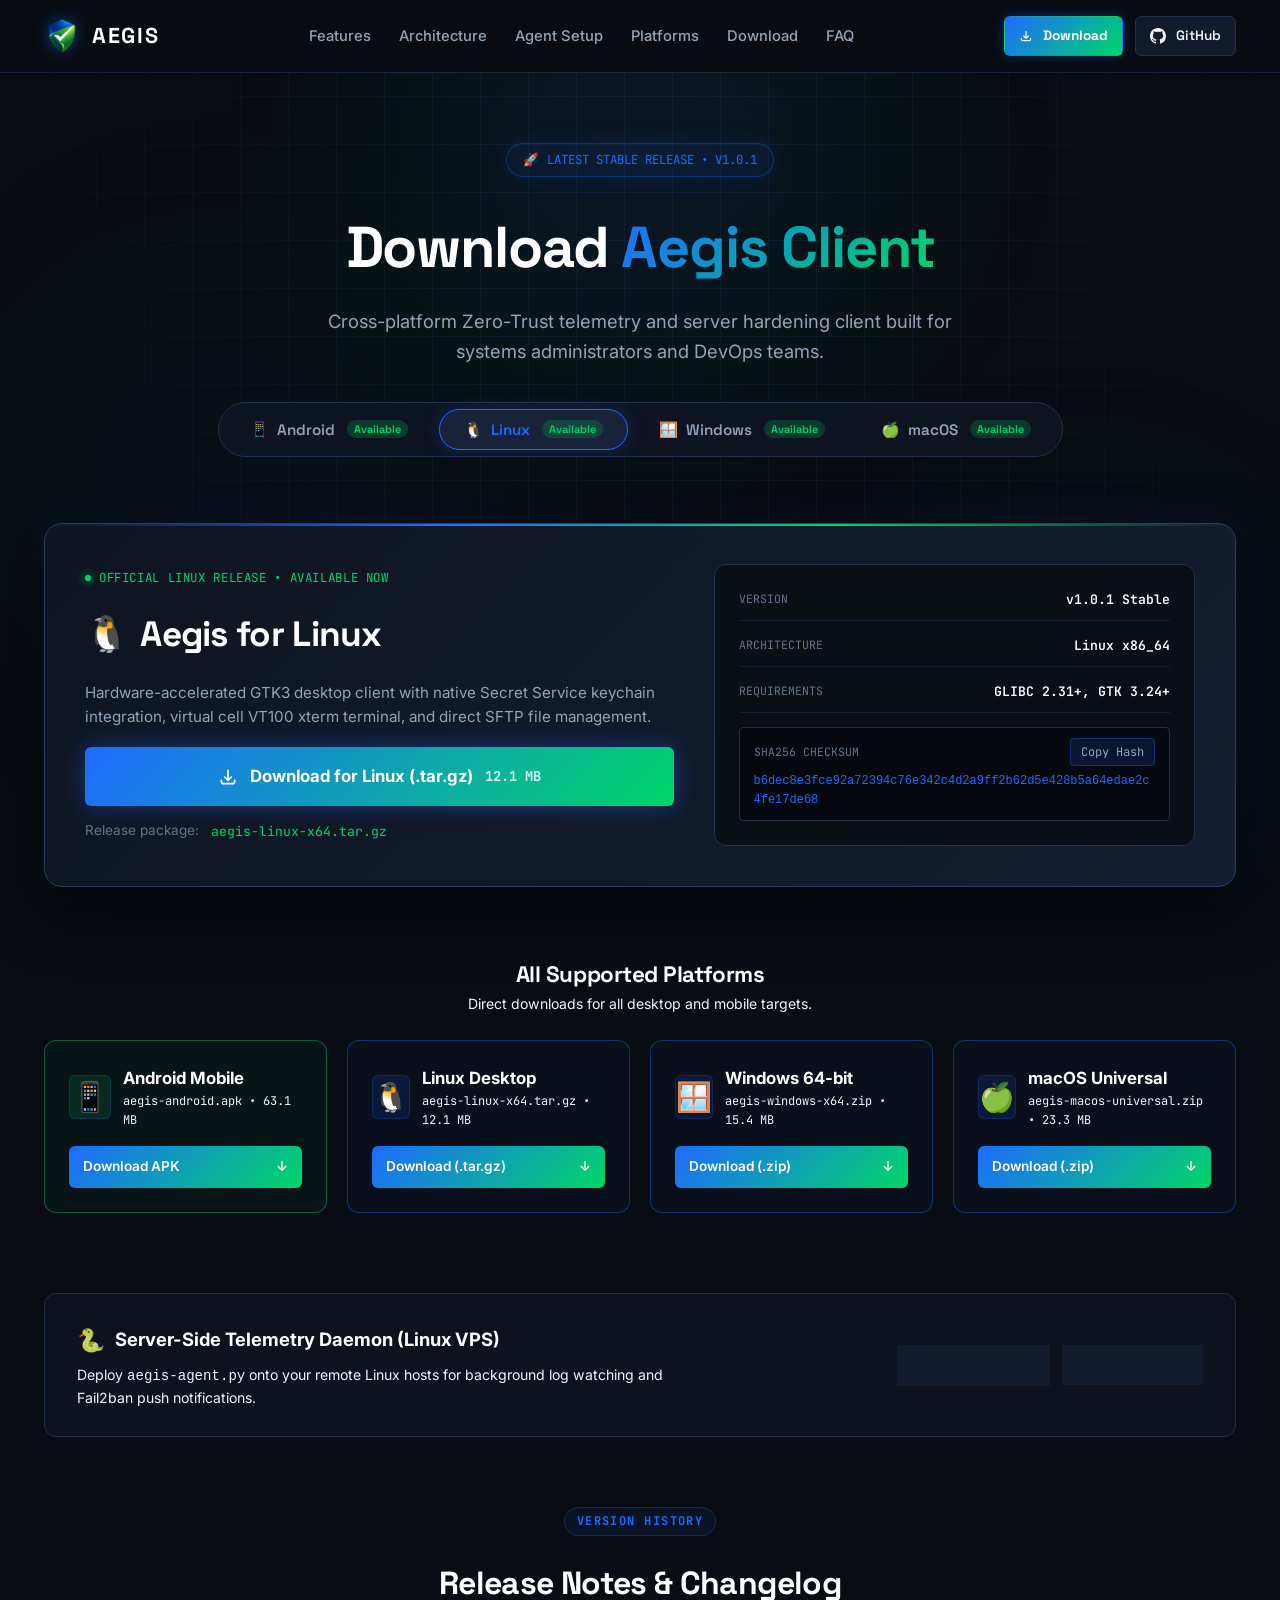
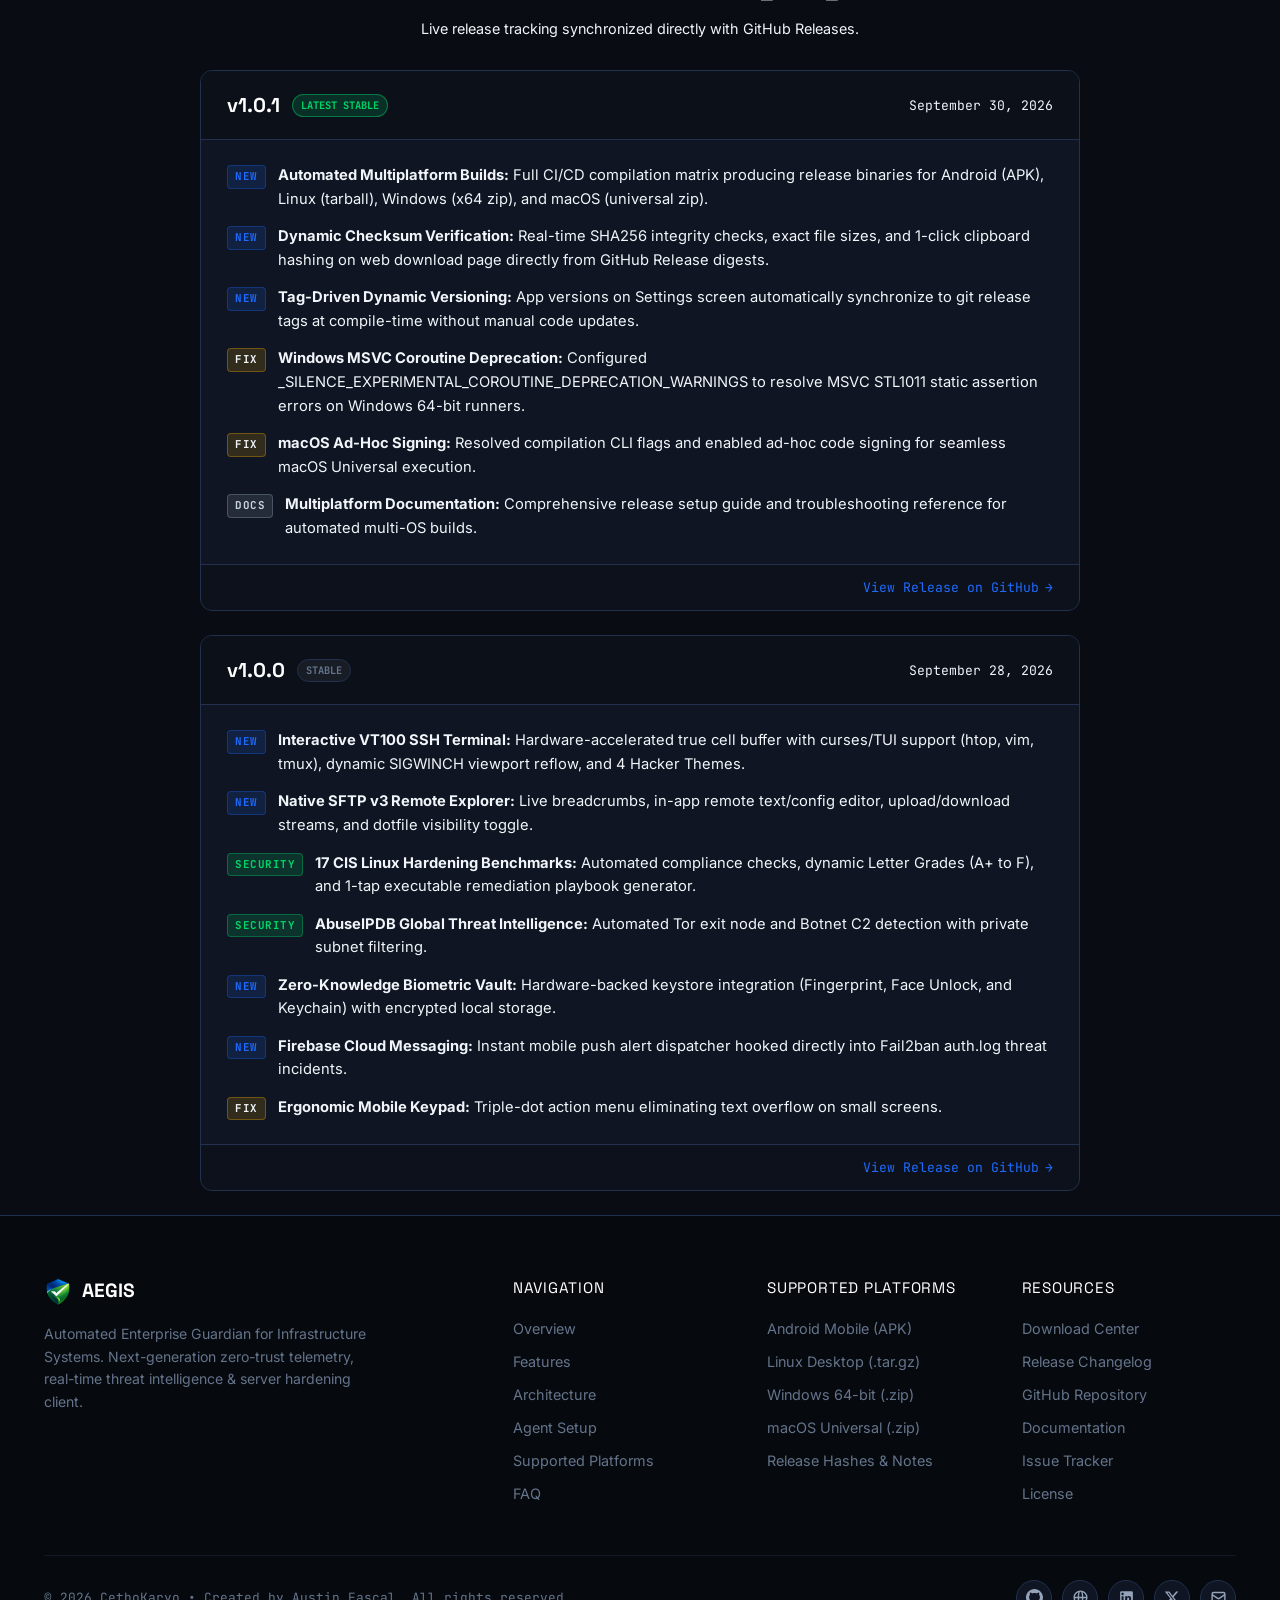
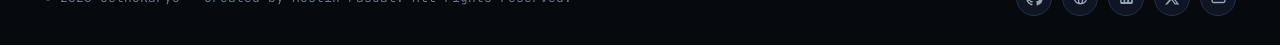
<file: docs/download/index.html>
<!DOCTYPE html>
<html lang="en">
<head>
  <meta charset="UTF-8">
  <meta name="viewport" content="width=device-width, initial-scale=1.0">
  <meta http-equiv="X-UA-Compatible" content="ie=edge">

  <!-- Primary Meta Tags -->
  <title>Download Aegis — Next-Gen Zero-Trust Telemetry Client</title>
  <meta name="title" content="Download Aegis — Next-Gen Zero-Trust Telemetry Client">
  <meta name="description" content="Download the Aegis client for Linux, Windows, Android, and macOS. Experience hardware-accelerated SSH terminal, SFTP explorer, and real-time server telemetry.">
  <meta name="keywords" content="Download Aegis, Flutter Desktop, Linux SSH Client, Windows SSH, Android Terminal, macOS SFTP, SecOps, Zero-Trust">
  <meta name="author" content="Austin Fascal">
  <meta name="theme-color" content="#090C12">

  <!-- Open Graph / Facebook -->
  <meta property="og:type" content="website">
  <meta property="og:url" content="https://austinfascal.github.io/aegis-project/download/">
  <meta property="og:title" content="Download Aegis — Zero-Trust Telemetry & Server Hardening Client">
  <meta property="og:description" content="Download installers and binaries for Linux, Windows, Android, and macOS. Full release notes and changelogs.">
  <meta property="og:image" content="../assets/images/aegis_hero_preview.jpg">

  <!-- Twitter Card -->
  <meta property="twitter:card" content="summary_large_image">
  <meta property="twitter:url" content="https://austinfascal.github.io/aegis-project/download/">
  <meta property="twitter:title" content="Download Aegis — Zero-Trust Telemetry & Server Hardening Client">
  <meta property="twitter:description" content="Download installers and binaries for Linux, Windows, Android, and macOS. Full release notes and changelogs.">
  <meta property="twitter:image" content="../assets/images/aegis_hero_preview.jpg">

  <!-- Favicon -->
  <link rel="icon" type="image/png" href="../assets/images/favicon.png">

  <!-- Google Fonts -->
  <link rel="preconnect" href="https://fonts.googleapis.com">
  <link rel="preconnect" href="https://fonts.gstatic.com" crossorigin>
  <link href="https://fonts.googleapis.com/css2?family=Inter:wght@300;400;500;600;700&family=JetBrains+Mono:wght@400;500;600;700&family=Outfit:wght@500;600;700;800&family=Space+Grotesk:wght@500;600;700&display=swap" rel="stylesheet">

  <!-- Stylesheet -->
  <link rel="stylesheet" href="../styles.css">

  <!-- Reusable Components Script -->
  <script src="../components.js" defer></script>
</head>
<body>

  <!-- Cyber Matrix Ambient Background Glow -->
  <div class="ambient-bg" aria-hidden="true">
    <div class="ambient-grid"></div>
    <div class="ambient-glow-1"></div>
    <div class="ambient-glow-2"></div>
    <div class="ambient-glow-3"></div>
  </div>

  <!-- Reusable Header Component -->
  <aegis-header base-path="../" active-page="download"></aegis-header>

  <main>
    <!-- ==========================================================================
         Download Hero Section
         ========================================================================== -->
    <section class="download-hero">
      <div class="container">
        <div class="hero-pill-badge">
          <span>🚀</span>
          <span id="hero-release-pill">LATEST STABLE RELEASE • V1.0.0</span>
        </div>

        <h1 class="download-hero-title">
          Download <span class="gradient-text-cyber">Aegis Client</span>
        </h1>

        <p class="download-hero-sub">
          Cross-platform Zero-Trust telemetry and server hardening client built for systems administrators and DevOps teams.
        </p>

        <!-- Interactive Platform Switcher Tabs -->
        <div class="platform-tabs-nav" id="osTabNav">
          <button class="p-tab-btn active" data-os="android" id="tabAndroidBtn">
            <span>📱</span>
            <span>Android</span>
            <span class="badge" style="background: rgba(0, 214, 104, 0.2); color: var(--emerald); font-size: 0.68rem; padding: 2px 7px; border-radius: 999px; margin-left: 4px;">Available</span>
          </button>
          <button class="p-tab-btn" data-os="linux" id="tabLinuxBtn">
            <span>🐧</span>
            <span>Linux</span>
            <span class="badge" style="background: rgba(0, 214, 104, 0.2); color: var(--emerald); font-size: 0.68rem; padding: 2px 7px; border-radius: 999px; margin-left: 4px;">Available</span>
          </button>
          <button class="p-tab-btn" data-os="windows" id="tabWindowsBtn">
            <span>🪟</span>
            <span>Windows</span>
            <span class="badge" id="tabWindowsBadge" style="background: rgba(0, 214, 104, 0.2); color: var(--emerald); font-size: 0.68rem; padding: 2px 7px; border-radius: 999px; margin-left: 4px;">Available</span>
          </button>
          <button class="p-tab-btn" data-os="macos" id="tabMacosBtn">
            <span>🍏</span>
            <span>macOS</span>
            <span class="badge" id="tabMacosBadge" style="background: rgba(0, 214, 104, 0.2); color: var(--emerald); font-size: 0.68rem; padding: 2px 7px; border-radius: 999px; margin-left: 4px;">Available</span>
          </button>
        </div>
      </div>
    </section>

    <!-- ==========================================================================
         Active Platform Spotlight Card
         ========================================================================== -->
    <section class="container" style="position: relative; z-index: 1;">
      <div class="spotlight-card">

        <!-- 1. Linux Spotlight -->
        <div class="spotlight-panel" id="spotlight-linux">
          <div class="spotlight-info">
            <div class="spotlight-badge" style="border-color: rgba(0, 214, 104, 0.4); color: var(--emerald);">
              <span class="pulse-dot" style="background: var(--emerald);"></span>
              <span>OFFICIAL LINUX RELEASE • AVAILABLE NOW</span>
            </div>
            <h2 class="spotlight-title">
              <span>🐧</span>
              <span>Aegis for Linux</span>
            </h2>
            <p class="spotlight-desc">
              Hardware-accelerated GTK3 desktop client with native Secret Service keychain integration, virtual cell VT100 xterm terminal, and direct SFTP file management.
            </p>
            <div class="spotlight-cta-box">
              <a href="https://github.com/AustinFascal/aegis/releases/latest/download/aegis-linux-x64.tar.gz" class="spotlight-main-btn" id="linux-download-btn">
                <svg width="20" height="20" fill="none" stroke="currentColor" viewBox="0 0 24 24">
                  <path stroke-linecap="round" stroke-linejoin="round" stroke-width="2" d="M4 16v1a3 3 0 003 3h10a3 3 0 003-3v-1m-4-4l-4 4m0 0l-4-4m4 4V4"/>
                </svg>
                <span>Download for Linux (.tar.gz)</span>
                <span id="linux-download-size" style="font-family: var(--font-mono); font-size: 0.85rem; opacity: 0.85;">12.6 MB</span>
              </a>
              <div class="spotlight-alt-links">
                <span>Release package:</span>
                <span style="color: var(--emerald); font-family: var(--font-mono); font-size: 0.82rem;">aegis-linux-x64.tar.gz</span>
              </div>
            </div>
          </div>

          <div class="spotlight-meta-panel">
            <div class="meta-row">
              <span class="meta-label">Version</span>
              <span class="meta-val" id="linux-meta-version">v1.0.0 Stable</span>
            </div>
            <div class="meta-row">
              <span class="meta-label">Architecture</span>
              <span class="meta-val">Linux x86_64</span>
            </div>
            <div class="meta-row">
              <span class="meta-label">Requirements</span>
              <span class="meta-val">GLIBC 2.31+, GTK 3.24+</span>
            </div>
            <div class="meta-hash-box">
              <div style="display: flex; justify-content: space-between; align-items: center;">
                <span class="meta-label">SHA256 Checksum</span>
                <button class="cmd-copy-btn" id="linux-copy-btn" data-copy="009dcde10fdd3612953bb4a14dbe209345dd9f1d4875c25b4683cc376954a87e">Copy Hash</button>
              </div>
              <code id="linux-sha" style="color: var(--blue); font-size: 0.75rem; word-break: break-all;">009dcde10fdd3612953bb4a14dbe209345dd9f1d4875c25b4683cc376954a87e</code>
            </div>
          </div>
        </div>

        <!-- 2. Windows Spotlight -->
        <div class="spotlight-panel" id="spotlight-windows">
          <div class="spotlight-info">
            <div class="spotlight-badge" id="windows-spotlight-badge" style="border-color: rgba(0, 214, 104, 0.4); color: var(--emerald);">
              <span class="pulse-dot" style="background: var(--emerald);"></span>
              <span>OFFICIAL WINDOWS RELEASE • AVAILABLE NOW</span>
            </div>
            <h2 class="spotlight-title">
              <span>🪟</span>
              <span>Aegis for Windows</span>
            </h2>
            <p class="spotlight-desc">
              Native Windows 64-bit application with Windows Credential Manager integration, crisp ClearType font rendering, and seamless SSH key management.
            </p>
            <div class="spotlight-cta-box">
              <a href="https://github.com/AustinFascal/aegis/releases/latest/download/aegis-windows-x64.zip" class="spotlight-main-btn" id="windows-download-btn">
                <svg width="20" height="20" fill="none" stroke="currentColor" viewBox="0 0 24 24">
                  <path stroke-linecap="round" stroke-linejoin="round" stroke-width="2" d="M4 16v1a3 3 0 003 3h10a3 3 0 003-3v-1m-4-4l-4 4m0 0l-4-4m4 4V4"/>
                </svg>
                <span>Download Windows Bundle (.zip)</span>
                <span id="windows-download-size" style="font-family: var(--font-mono); font-size: 0.85rem; opacity: 0.85;">28 MB</span>
              </a>
              <div class="spotlight-alt-links">
                <span>Release package:</span>
                <span style="color: var(--emerald); font-family: var(--font-mono); font-size: 0.82rem;">aegis-windows-x64.zip</span>
              </div>
            </div>
          </div>

          <div class="spotlight-meta-panel">
            <div class="meta-row">
              <span class="meta-label">Version</span>
              <span class="meta-val" id="windows-meta-version">v1.0.0 Stable</span>
            </div>
            <div class="meta-row">
              <span class="meta-label">Architecture</span>
              <span class="meta-val">64-bit (x64)</span>
            </div>
            <div class="meta-row">
              <span class="meta-label">Requirements</span>
              <span class="meta-val">Windows 10 / 11 64-bit</span>
            </div>
            <div class="meta-hash-box">
              <div style="display: flex; justify-content: space-between; align-items: center;">
                <span class="meta-label">SHA256 Checksum</span>
                <button class="cmd-copy-btn" id="windows-copy-btn" data-copy="Pending automated build">Copy Hash</button>
              </div>
              <code id="windows-sha" style="color: var(--blue); font-size: 0.75rem; word-break: break-all;">Pending automated build</code>
            </div>
          </div>
        </div>

        <!-- 3. Android Spotlight -->
        <div class="spotlight-panel active" id="spotlight-android">
          <div class="spotlight-info">
            <div class="spotlight-badge" style="border-color: rgba(0, 214, 104, 0.4); color: var(--emerald);">
              <span class="pulse-dot" style="background: var(--emerald);"></span>
              <span>OFFICIAL ANDROID RELEASE • AVAILABLE NOW</span>
            </div>
            <h2 class="spotlight-title">
              <span>📱</span>
              <span>Aegis for Android</span>
            </h2>
            <p class="spotlight-desc">
              High-performance mobile client with Fingerprint / Face ID Biometric Vault, ergonomic on-screen terminal ribbon, and instant Firebase push alerts.
            </p>
            <div class="spotlight-cta-box">
              <a href="https://github.com/AustinFascal/aegis/releases/latest/download/aegis-android.apk" class="spotlight-main-btn" id="android-download-btn">
                <svg width="20" height="20" fill="none" stroke="currentColor" viewBox="0 0 24 24">
                  <path stroke-linecap="round" stroke-linejoin="round" stroke-width="2" d="M4 16v1a3 3 0 003 3h10a3 3 0 003-3v-1m-4-4l-4 4m0 0l-4-4m4 4V4"/>
                </svg>
                <span>Download Android APK</span>
                <span id="android-download-size" style="font-family: var(--font-mono); font-size: 0.85rem; opacity: 0.85;">63.0 MB</span>
              </a>
              <div class="spotlight-alt-links">
                <span>Release package:</span>
                <span style="color: var(--emerald); font-family: var(--font-mono); font-size: 0.82rem;">aegis-android.apk</span>
              </div>
            </div>
          </div>

          <div class="spotlight-meta-panel">
            <div class="meta-row">
              <span class="meta-label">Version</span>
              <span class="meta-val" id="android-meta-version">v1.0.0 Stable</span>
            </div>
            <div class="meta-row">
              <span class="meta-label">Target Architecture</span>
              <span class="meta-val">Universal (Multi-ABI)</span>
            </div>
            <div class="meta-row">
              <span class="meta-label">Requirements</span>
              <span class="meta-val">Android 8.0 (API 26+) or higher</span>
            </div>
            <div class="meta-hash-box">
              <div style="display: flex; justify-content: space-between; align-items: center;">
                <span class="meta-label">SHA256 Checksum</span>
                <button class="cmd-copy-btn" id="android-copy-btn" data-copy="3f15b0ac7539f82d1ab4fa8ff89a081432aa7169435510bd3516f550cb5ce1bc">Copy Hash</button>
              </div>
              <code id="android-sha" style="color: var(--blue); font-size: 0.75rem; word-break: break-all;">3f15b0ac7539f82d1ab4fa8ff89a081432aa7169435510bd3516f550cb5ce1bc</code>
            </div>
          </div>
        </div>

        <!-- 4. macOS Spotlight -->
        <div class="spotlight-panel" id="spotlight-macos">
          <div class="spotlight-info">
            <div class="spotlight-badge" id="macos-spotlight-badge" style="border-color: rgba(0, 214, 104, 0.4); color: var(--emerald);">
              <span class="pulse-dot" style="background: var(--emerald);"></span>
              <span>OFFICIAL MACOS RELEASE • AVAILABLE NOW</span>
            </div>
            <h2 class="spotlight-title">
              <span>🍏</span>
              <span>Aegis for macOS</span>
            </h2>
            <p class="spotlight-desc">
              Universal binary compiled for Apple Silicon (M1/M2/M3/M4) and Intel with Touch ID Keychain authorization and native macOS menu bar integration.
            </p>
            <div class="spotlight-cta-box">
              <a href="https://github.com/AustinFascal/aegis/releases/latest/download/aegis-macos-universal.zip" class="spotlight-main-btn" id="macos-download-btn">
                <svg width="20" height="20" fill="none" stroke="currentColor" viewBox="0 0 24 24">
                  <path stroke-linecap="round" stroke-linejoin="round" stroke-width="2" d="M4 16v1a3 3 0 003 3h10a3 3 0 003-3v-1m-4-4l-4 4m0 0l-4-4m4 4V4"/>
                </svg>
                <span>Download macOS App (.zip)</span>
                <span id="macos-download-size" style="font-family: var(--font-mono); font-size: 0.85rem; opacity: 0.85;">32 MB</span>
              </a>
              <div class="spotlight-alt-links">
                <span>Release package:</span>
                <span style="color: var(--emerald); font-family: var(--font-mono); font-size: 0.82rem;">aegis-macos-universal.zip</span>
              </div>
            </div>
          </div>

          <div class="spotlight-meta-panel">
            <div class="meta-row">
              <span class="meta-label">Version</span>
              <span class="meta-val" id="macos-meta-version">v1.0.0 Stable</span>
            </div>
            <div class="meta-row">
              <span class="meta-label">Binary Type</span>
              <span class="meta-val">Apple Silicon & Intel Universal</span>
            </div>
            <div class="meta-row">
              <span class="meta-label">Requirements</span>
              <span class="meta-val">macOS 12 Monterey or newer</span>
            </div>
            <div class="meta-hash-box">
              <div style="display: flex; justify-content: space-between; align-items: center;">
                <span class="meta-label">SHA256 Checksum</span>
                <button class="cmd-copy-btn" id="macos-copy-btn" data-copy="Pending automated build">Copy Hash</button>
              </div>
              <code id="macos-sha" style="color: var(--blue); font-size: 0.75rem; word-break: break-all;">Pending automated build</code>
            </div>
          </div>
        </div>

      </div>

      <!-- ==========================================================================
           All Platforms Card Grid (Clean Overview)
           ========================================================================== -->
      <div class="all-platforms-section">
        <div style="text-align: center; margin-bottom: 24px;">
          <h3 style="font-size: 1.4rem; color: #FFF;">All Supported Platforms</h3>
          <p class="text-dim" style="font-size: 0.88rem;">Direct downloads for all desktop and mobile targets.</p>
        </div>

        <div class="platforms-card-grid">
          <div class="platform-simple-card" onclick="switchSpotlight('android')" style="border-color: rgba(0, 214, 104, 0.4); background: rgba(0, 214, 104, 0.04);">
            <div class="p-card-top">
              <div class="p-card-icon" style="background: rgba(0, 214, 104, 0.12); color: var(--emerald);">📱</div>
              <div>
                <strong style="color: #FFF; font-size: 1.05rem;">Android Mobile</strong>
                <div class="text-dim" style="font-size: 0.75rem; font-family: var(--font-mono);">
                  <span id="grid-android-file">aegis-android.apk</span> • <span id="grid-android-size">63.0 MB</span>
                </div>
              </div>
            </div>
            <div class="p-card-btn" style="background: linear-gradient(135deg, var(--blue) 0%, var(--emerald) 100%); color: #FFF; border: none;">
              <span>Download APK</span>
              <span>↓</span>
            </div>
          </div>

          <div class="platform-simple-card" onclick="switchSpotlight('linux')" style="border-color: rgba(30, 107, 255, 0.4); background: rgba(30, 107, 255, 0.04);">
            <div class="p-card-top">
              <div class="p-card-icon" style="background: rgba(30, 107, 255, 0.12); color: var(--blue);">🐧</div>
              <div>
                <strong style="color: #FFF; font-size: 1.05rem;">Linux Desktop</strong>
                <div class="text-dim" style="font-size: 0.75rem; font-family: var(--font-mono);">
                  <span id="grid-linux-file">aegis-linux-x64.tar.gz</span> • <span id="grid-linux-size">12.6 MB</span>
                </div>
              </div>
            </div>
            <div class="p-card-btn" style="background: linear-gradient(135deg, var(--blue) 0%, var(--emerald) 100%); color: #FFF; border: none;">
              <span>Download (.tar.gz)</span>
              <span>↓</span>
            </div>
          </div>

          <div class="platform-simple-card" onclick="switchSpotlight('windows')" style="border-color: rgba(30, 107, 255, 0.4); background: rgba(30, 107, 255, 0.04);">
            <div class="p-card-top">
              <div class="p-card-icon" style="background: rgba(30, 107, 255, 0.12); color: var(--blue);">🪟</div>
              <div>
                <strong style="color: #FFF; font-size: 1.05rem;">Windows 64-bit</strong>
                <div class="text-dim" style="font-size: 0.75rem; font-family: var(--font-mono);">
                  <span id="grid-windows-file">aegis-windows-x64.zip</span> • <span id="grid-windows-size">28 MB</span>
                </div>
              </div>
            </div>
            <div class="p-card-btn" id="grid-windows-btn" style="background: linear-gradient(135deg, var(--blue) 0%, var(--emerald) 100%); color: #FFF; border: none;">
              <span>Download (.zip)</span>
              <span>↓</span>
            </div>
          </div>

          <div class="platform-simple-card" onclick="switchSpotlight('macos')" style="border-color: rgba(30, 107, 255, 0.4); background: rgba(30, 107, 255, 0.04);">
            <div class="p-card-top">
              <div class="p-card-icon" style="background: rgba(30, 107, 255, 0.12); color: var(--blue);">🍏</div>
              <div>
                <strong style="color: #FFF; font-size: 1.05rem;">macOS Universal</strong>
                <div class="text-dim" style="font-size: 0.75rem; font-family: var(--font-mono);">
                  <span id="grid-macos-file">aegis-macos-universal.zip</span> • <span id="grid-macos-size">32 MB</span>
                </div>
              </div>
            </div>
            <div class="p-card-btn" id="grid-macos-btn" style="background: linear-gradient(135deg, var(--blue) 0%, var(--emerald) 100%); color: #FFF; border: none;">
              <span>Download (.zip)</span>
              <span>↓</span>
            </div>
          </div>
        </div>
      </div>

      <!-- ==========================================================================
           Server Telemetry Daemon Banner
           ========================================================================== -->
      <div style="background: rgba(15, 21, 34, 0.85); border: 1px solid var(--border-subtle); border-radius: var(--radius-md); padding: 28px 32px; display: flex; align-items: center; justify-content: space-between; flex-wrap: wrap; gap: 20px; margin-bottom: 70px;">
        <div style="max-width: 600px;">
          <div style="display: flex; align-items: center; gap: 10px; margin-bottom: 6px;">
            <span style="font-size: 1.4rem;">🐍</span>
            <strong style="color: #FFF; font-size: 1.15rem;">Server-Side Telemetry Daemon (Linux VPS)</strong>
          </div>
          <p class="text-muted" style="font-size: 0.88rem; line-height: 1.5;">
            Deploy <code>aegis-agent.py</code> onto your remote Linux hosts for background log watching and Fail2ban push notifications.
          </p>
        </div>
        <div style="display: flex; gap: 12px; flex-wrap: wrap;">
          <a href="../#deployment" class="btn btn-secondary btn-sm">Agent Setup Guide</a>
          <a href="https://github.com/AustinFascal/aegis/tree/main/server_agent" target="_blank" rel="noopener noreferrer" class="btn btn-secondary btn-sm">View Agent Code</a>
        </div>
      </div>

      <!-- ==========================================================================
           Clean Release Notes & Changelog
           ========================================================================== -->
      <div class="changelog-wrapper" id="changelog">
        <div style="text-align: center; margin-bottom: 30px;">
          <span class="section-badge">Version History</span>
          <h2 style="font-size: 2rem; color: #FFF; margin-top: 8px;">Release Notes & Changelog</h2>
          <p class="text-muted" style="font-size: 0.9rem; max-width: 600px; margin: 8px auto 0;">
            Live release tracking synchronized directly with GitHub Releases.
          </p>
        </div>

        <!-- Dynamic Container for Version Blocks -->
        <div id="changelog-entries">
          <!-- Fallback v1.0.1 Block -->
          <div class="cl-version-block" style="margin-bottom: 24px;">
            <div class="cl-version-header">
              <div class="cl-version-title">
                <span>v1.0.1</span>
                <span class="brand-badge" style="background: rgba(0, 230, 118, 0.15); border-color: rgba(0, 230, 118, 0.4); color: var(--emerald);">LATEST STABLE</span>
              </div>
              <div class="text-dim" style="font-size: 0.82rem; font-family: var(--font-mono);">September 30, 2026</div>
            </div>
            <ul class="cl-entry-list">
              <li class="cl-entry-item">
                <span class="cl-tag cl-tag-feat">NEW</span>
                <div>
                  <strong>Automated Multiplatform Builds:</strong> Full CI/CD compilation matrix producing release binaries for Android (APK), Linux (tarball), Windows (x64 zip), and macOS (universal zip).
                </div>
              </li>
              <li class="cl-entry-item">
                <span class="cl-tag cl-tag-feat">NEW</span>
                <div>
                  <strong>Dynamic Checksum Verification:</strong> Real-time SHA256 integrity checks, exact file sizes, and 1-click clipboard hashing on web download page directly from GitHub Release digests.
                </div>
              </li>
              <li class="cl-entry-item">
                <span class="cl-tag cl-tag-feat">NEW</span>
                <div>
                  <strong>Tag-Driven Dynamic Versioning:</strong> App versions on Settings screen automatically synchronize to git release tags at compile-time without manual code updates.
                </div>
              </li>
              <li class="cl-entry-item">
                <span class="cl-tag cl-tag-fix">FIX</span>
                <div>
                  <strong>Windows MSVC Coroutine Deprecation:</strong> Configured <code>_SILENCE_EXPERIMENTAL_COROUTINE_DEPRECATION_WARNINGS</code> to resolve MSVC STL1011 static assertion errors on Windows 64-bit runners.
                </div>
              </li>
              <li class="cl-entry-item">
                <span class="cl-tag cl-tag-fix">FIX</span>
                <div>
                  <strong>macOS Ad-Hoc Signing:</strong> Resolved compilation CLI flags and enabled ad-hoc code signing for seamless macOS Universal execution.
                </div>
              </li>
              <li class="cl-entry-item">
                <span class="cl-tag cl-tag-docs">DOCS</span>
                <div>
                  <strong>Multiplatform Documentation:</strong> Comprehensive release setup guide and troubleshooting reference for automated multi-OS builds.
                </div>
              </li>
            </ul>
            <div style="padding: 12px 26px; background: rgba(0,0,0,0.2); border-top: 1px solid var(--border-subtle); display: flex; justify-content: flex-end;">
              <a href="https://github.com/AustinFascal/aegis/releases/tag/v1.0.1" target="_blank" rel="noopener noreferrer" style="color: var(--blue); font-size: 0.82rem; font-family: var(--font-mono); text-decoration: none; display: inline-flex; align-items: center; gap: 6px;">
                <span>View Release on GitHub</span>
                <span>→</span>
              </a>
            </div>
          </div>

          <!-- Fallback v1.0.0 Block -->
          <div class="cl-version-block" style="margin-bottom: 24px;">
            <div class="cl-version-header">
              <div class="cl-version-title">
                <span>v1.0.0</span>
                <span class="brand-badge" style="background: rgba(255, 255, 255, 0.05); border-color: var(--border-subtle); color: var(--text-dim);">STABLE</span>
              </div>
              <div class="text-dim" style="font-size: 0.82rem; font-family: var(--font-mono);">September 28, 2026</div>
            </div>
            <ul class="cl-entry-list">
              <li class="cl-entry-item">
                <span class="cl-tag cl-tag-feat">NEW</span>
                <div>
                  <strong>Interactive VT100 SSH Terminal:</strong> Hardware-accelerated true cell buffer with curses/TUI support (<code>htop</code>, <code>vim</code>, <code>tmux</code>), dynamic SIGWINCH viewport reflow, and 4 Hacker Themes.
                </div>
              </li>
              <li class="cl-entry-item">
                <span class="cl-tag cl-tag-feat">NEW</span>
                <div>
                  <strong>Native SFTP v3 Remote Explorer:</strong> Live breadcrumbs, in-app remote text/config editor, upload/download streams, and dotfile visibility toggle.
                </div>
              </li>
              <li class="cl-entry-item">
                <span class="cl-tag cl-tag-sec">SECURITY</span>
                <div>
                  <strong>17 CIS Linux Hardening Benchmarks:</strong> Automated compliance checks, dynamic Letter Grades (A+ to F), and 1-tap executable remediation playbook generator.
                </div>
              </li>
              <li class="cl-entry-item">
                <span class="cl-tag cl-tag-sec">SECURITY</span>
                <div>
                  <strong>AbuseIPDB Global Threat Intelligence:</strong> Automated Tor exit node and Botnet C2 detection with private subnet filtering.
                </div>
              </li>
              <li class="cl-entry-item">
                <span class="cl-tag cl-tag-feat">NEW</span>
                <div>
                  <strong>Zero-Knowledge Biometric Vault:</strong> Hardware-backed keystore integration (Fingerprint, Face Unlock, and Keychain) with encrypted local storage.
                </div>
              </li>
              <li class="cl-entry-item">
                <span class="cl-tag cl-tag-feat">NEW</span>
                <div>
                  <strong>Firebase Cloud Messaging:</strong> Instant mobile push alert dispatcher hooked directly into Fail2ban auth.log threat incidents.
                </div>
              </li>
              <li class="cl-entry-item">
                <span class="cl-tag cl-tag-fix">FIX</span>
                <div>
                  <strong>Ergonomic Mobile Keypad:</strong> Triple-dot action menu eliminating text overflow on small screens.
                </div>
              </li>
            </ul>
            <div style="padding: 12px 26px; background: rgba(0,0,0,0.2); border-top: 1px solid var(--border-subtle); display: flex; justify-content: flex-end;">
              <a href="https://github.com/AustinFascal/aegis/releases/tag/v1.0.0" target="_blank" rel="noopener noreferrer" style="color: var(--blue); font-size: 0.82rem; font-family: var(--font-mono); text-decoration: none; display: inline-flex; align-items: center; gap: 6px;">
                <span>View Release on GitHub</span>
                <span>→</span>
              </a>
            </div>
          </div>
        </div>
      </div>
    </section>
  </main>

  <!-- Reusable Footer Component -->
  <aegis-footer base-path="../"></aegis-footer>

  <!-- Interactive Logic for Platform Tabs, Dynamic Hashes & Clipboard -->
  <script>
    function switchSpotlight(os) {
      // Update tab buttons
      document.querySelectorAll('.p-tab-btn').forEach(btn => {
        btn.classList.toggle('active', btn.getAttribute('data-os') === os);
      });

      // Update spotlight panels
      document.querySelectorAll('.spotlight-panel').forEach(panel => {
        panel.classList.toggle('active', panel.id === `spotlight-${os}`);
      });
    }

    // Helper function to format release date
    function formatReleaseDate(dateStr) {
      if (!dateStr) return '';
      try {
        const d = new Date(dateStr);
        return d.toLocaleDateString('en-US', { year: 'numeric', month: 'long', day: 'numeric' });
      } catch (_) {
        return dateStr;
      }
    }

    // Helper to parse Markdown release body into styled bullet items
    function parseReleaseBody(body) {
      if (!body) return [];
      const lines = body.split('\n');
      const entries = [];
      for (let rawLine of lines) {
        let line = rawLine.trim();
        if (!line) continue;
        if (line.startsWith('#')) continue;
        if (line.toLowerCase().includes('full changelog') && line.includes('http')) continue;
        if (line.startsWith('*') || line.startsWith('-') || line.startsWith('•')) {
          line = line.replace(/^[\*\-•]\s*/, '').trim();
        }

        let type = 'feat';
        let tag = 'NEW';
        const lower = line.toLowerCase();
        if (lower.startsWith('**feat') || lower.includes('feat(') || lower.startsWith('feat:') || lower.includes('feature')) {
          type = 'feat';
          tag = 'NEW';
        } else if (lower.startsWith('**fix') || lower.includes('fix(') || lower.startsWith('fix:') || lower.includes('bug')) {
          type = 'fix';
          tag = 'FIX';
        } else if (lower.startsWith('**sec') || lower.includes('sec(') || lower.includes('security') || lower.includes('hardening')) {
          type = 'sec';
          tag = 'SECURITY';
        } else if (lower.startsWith('**perf') || lower.includes('perf(') || lower.includes('performance')) {
          type = 'perf';
          tag = 'PERF';
        } else if (lower.startsWith('**doc') || lower.includes('doc(') || lower.startsWith('docs:')) {
          type = 'docs';
          tag = 'DOCS';
        } else if (lower.startsWith('**ci') || lower.includes('ci(') || lower.includes('workflow') || lower.includes('build')) {
          type = 'ci';
          tag = 'CI/CD';
        }

        let formatted = line
          .replace(/\*\*(.*?)\*\*/g, '<strong>$1</strong>')
          .replace(/`([^`]+)`/g, '<code>$1</code>')
          .replace(/\[(.*?)\]\((https?:\/\/[^\s\)]+)\)/g, '<a href="$2" target="_blank" rel="noopener noreferrer" style="color: var(--blue); text-decoration: underline;">$1</a>');

        entries.push({ type, tag, text: formatted });
      }
      return entries;
    }

    // Helper to render dynamic changelog blocks
    function renderDynamicChangelog(releasesList, fallbackManifestList) {
      if (!Array.isArray(releasesList) || releasesList.length === 0) return;
      const container = document.getElementById('changelog-entries');
      if (!container) return;

      const GITHUB_REPO = 'AustinFascal/aegis';
      let html = '';

      releasesList.forEach((rel, index) => {
        const isLatest = (index === 0);
        const tag = rel.tag_name || rel.tag || 'v1.0.0';
        const url = rel.html_url || `https://github.com/${GITHUB_REPO}/releases/tag/${tag}`;
        let dateStr = rel.date;
        if (!dateStr && rel.published_at) {
          dateStr = formatReleaseDate(rel.published_at);
        }
        if (!dateStr) dateStr = 'Latest Release';

        const badgeStyle = isLatest
          ? 'background: rgba(0, 230, 118, 0.15); border-color: rgba(0, 230, 118, 0.4); color: var(--emerald);'
          : 'background: rgba(255, 255, 255, 0.05); border-color: var(--border-subtle); color: var(--text-dim);';
        const badgeText = isLatest ? 'LATEST STABLE' : 'STABLE';

        let entryItems = [];
        if (Array.isArray(rel.entries) && rel.entries.length > 0) {
          entryItems = rel.entries.map(e => ({
            type: e.type || 'feat',
            tag: e.tag || 'NEW',
            text: `<strong>${e.title || ''}</strong> ${e.desc || ''}`
          }));
        } else if (rel.body) {
          entryItems = parseReleaseBody(rel.body);
        }

        // If body parsing was empty, look for fallback curated entries in manifest
        if (entryItems.length === 0 && Array.isArray(fallbackManifestList)) {
          const fb = fallbackManifestList.find(c => c.tag === tag);
          if (fb && Array.isArray(fb.entries)) {
            entryItems = fb.entries.map(e => ({
              type: e.type || 'feat',
              tag: e.tag || 'NEW',
              text: `<strong>${e.title || ''}</strong> ${e.desc || ''}`
            }));
            if (fb.date && !rel.date) dateStr = fb.date;
          }
        }

        if (entryItems.length === 0) {
          entryItems.push({
            type: 'feat',
            tag: 'UPDATE',
            text: `Official release ${tag}. See complete changes and commit log on GitHub.`
          });
        }

        html += `
          <div class="cl-version-block" style="margin-bottom: 24px;">
            <div class="cl-version-header">
              <div class="cl-version-title">
                <span>${tag}</span>
                <span class="brand-badge" style="${badgeStyle}">${badgeText}</span>
              </div>
              <div class="text-dim" style="font-size: 0.82rem; font-family: var(--font-mono);">${dateStr}</div>
            </div>
            <ul class="cl-entry-list">
              ${entryItems.map(item => `
                <li class="cl-entry-item">
                  <span class="cl-tag cl-tag-${item.type}">${item.tag}</span>
                  <div>${item.text}</div>
                </li>
              `).join('')}
            </ul>
            <div style="padding: 12px 26px; background: rgba(0,0,0,0.2); border-top: 1px solid var(--border-subtle); display: flex; justify-content: flex-end;">
              <a href="${url}" target="_blank" rel="noopener noreferrer" style="color: var(--blue); font-size: 0.82rem; font-family: var(--font-mono); text-decoration: none; display: inline-flex; align-items: center; gap: 6px;">
                <span>View Release on GitHub</span>
                <span>→</span>
              </a>
            </div>
          </div>
        `;
      });

      container.innerHTML = html;
    }

    // Dynamic GitHub Release metadata, SHA256 & Changelog retrieval
    async function loadDynamicReleaseData() {
      const GITHUB_REPO = 'AustinFascal/aegis';
      const API_URL = `https://api.github.com/repos/${GITHUB_REPO}/releases`;
      const LOCAL_MANIFEST = './release-manifest.json';

      let releaseData = null;
      let changelogData = null;

      function formatBytes(bytes) {
        if (!bytes || isNaN(bytes)) return null;
        return (bytes / (1024 * 1024)).toFixed(1) + ' MB';
      }

      // 1. Fetch live metadata from GitHub Releases API
      try {
        const res = await fetch(API_URL, {
          headers: { 'Accept': 'application/vnd.github.v3+json' }
        });
        if (res.ok) {
          const releases = await res.json();
          if (Array.isArray(releases) && releases.length > 0) {
            changelogData = releases;
            const data = releases[0];
            const assets = data.assets || [];

            const androidAsset = assets.find(a => a.name === 'aegis-android.apk');
            const linuxAsset = assets.find(a => a.name === 'aegis-linux-x64.tar.gz');
            const windowsAsset = assets.find(a => a.name === 'aegis-windows-x64.zip' || a.name.includes('windows'));
            const macosAsset = assets.find(a => a.name === 'aegis-macos-universal.zip' || a.name.includes('macos'));

            let androidSha = null;
            let linuxSha = null;
            let windowsSha = null;
            let macosSha = null;

            if (androidAsset && androidAsset.digest && androidAsset.digest.startsWith('sha256:')) {
              androidSha = androidAsset.digest.substring(7);
            }
            if (linuxAsset && linuxAsset.digest && linuxAsset.digest.startsWith('sha256:')) {
              linuxSha = linuxAsset.digest.substring(7);
            }
            if (windowsAsset && windowsAsset.digest && windowsAsset.digest.startsWith('sha256:')) {
              windowsSha = windowsAsset.digest.substring(7);
            }
            if (macosAsset && macosAsset.digest && macosAsset.digest.startsWith('sha256:')) {
              macosSha = macosAsset.digest.substring(7);
            }

            // Fallback to checksums.txt if digest was not present
            const checksumsAsset = assets.find(a => a.name === 'checksums.txt');
            if ((!androidSha || !linuxSha || !windowsSha || !macosSha) && checksumsAsset) {
              try {
                const cRes = await fetch(checksumsAsset.browser_download_url);
                if (cRes.ok) {
                  const text = await cRes.text();
                  text.split('\n').forEach(line => {
                    const parts = line.trim().split(/\s+/);
                    if (parts.length >= 2) {
                      const [hash, file] = parts;
                      if (file.includes('android.apk')) androidSha = hash;
                      if (file.includes('linux-x64.tar.gz')) linuxSha = hash;
                      if (file.includes('windows') && file.endsWith('.zip')) windowsSha = hash;
                      if (file.includes('macos') && file.endsWith('.zip')) macosSha = hash;
                    }
                  });
                }
              } catch (_) {}
            }

            releaseData = {
              tag: data.tag_name || 'v1.0.1',
              android: {
                sha: androidSha,
                size: androidAsset ? formatBytes(androidAsset.size) : null,
                url: androidAsset ? androidAsset.browser_download_url : null
              },
              linux: {
                sha: linuxSha,
                size: linuxAsset ? formatBytes(linuxAsset.size) : null,
                url: linuxAsset ? linuxAsset.browser_download_url : null
              },
              windows: {
                sha: windowsSha,
                size: windowsAsset ? formatBytes(windowsAsset.size) : null,
                url: windowsAsset ? windowsAsset.browser_download_url : null
              },
              macos: {
                sha: macosSha,
                size: macosAsset ? formatBytes(macosAsset.size) : null,
                url: macosAsset ? macosAsset.browser_download_url : null
              }
            };
          }
        }
      } catch (err) {
        console.warn('[Aegis] GitHub API rate-limited or unreachable, using local release manifest.', err);
      }

      // 2. Fallback to local manifest if API failed or missing fields
      let manifestChangelog = null;
      try {
        const fallbackRes = await fetch(LOCAL_MANIFEST);
        if (fallbackRes.ok) {
          const manifest = await fallbackRes.json();
          if (Array.isArray(manifest.changelog)) {
            manifestChangelog = manifest.changelog;
          }
          if (!changelogData && manifestChangelog) {
            changelogData = manifestChangelog;
          }
          if (!releaseData || !releaseData.android?.sha || !releaseData.linux?.sha) {
            releaseData = {
              tag: manifest.tag_name || 'v1.0.1',
              android: {
                sha: manifest.assets?.android?.sha256,
                size: manifest.assets?.android?.size_human || formatBytes(manifest.assets?.android?.size_bytes),
                url: manifest.assets?.android?.download_url
              },
              linux: {
                sha: manifest.assets?.linux?.sha256,
                size: manifest.assets?.linux?.size_human || formatBytes(manifest.assets?.linux?.size_bytes),
                url: manifest.assets?.linux?.download_url
              },
              windows: {
                sha: manifest.assets?.windows?.sha256,
                size: manifest.assets?.windows?.size_human || formatBytes(manifest.assets?.windows?.size_bytes),
                url: manifest.assets?.windows?.download_url
              },
              macos: {
                sha: manifest.assets?.macos?.sha256,
                size: manifest.assets?.macos?.size_human || formatBytes(manifest.assets?.macos?.size_bytes),
                url: manifest.assets?.macos?.download_url
              }
            };
          }
        }
      } catch (_) {}

      // Render dynamic changelog
      if (changelogData) {
        renderDynamicChangelog(changelogData, manifestChangelog);
      }

      if (!releaseData) return;

      // 3. Dynamically update DOM elements
      const tag = releaseData.tag;
      if (tag) {
        const pill = document.getElementById('hero-release-pill');
        if (pill) pill.textContent = `LATEST STABLE RELEASE • ${tag.toUpperCase()}`;

        const linuxMetaVer = document.getElementById('linux-meta-version');
        if (linuxMetaVer) linuxMetaVer.textContent = `${tag} Stable`;

        const androidMetaVer = document.getElementById('android-meta-version');
        if (androidMetaVer) androidMetaVer.textContent = `${tag} Stable`;

        const windowsMetaVer = document.getElementById('windows-meta-version');
        if (windowsMetaVer) windowsMetaVer.textContent = `${tag} Stable`;

        const macosMetaVer = document.getElementById('macos-meta-version');
        if (macosMetaVer) macosMetaVer.textContent = `${tag} Stable`;
      }

      // Linux dynamic values
      if (releaseData.linux) {
        if (releaseData.linux.sha) {
          const codeEl = document.getElementById('linux-sha');
          if (codeEl) codeEl.textContent = releaseData.linux.sha;
          const copyBtn = document.getElementById('linux-copy-btn');
          if (copyBtn) copyBtn.setAttribute('data-copy', releaseData.linux.sha);
        }
        if (releaseData.linux.size) {
          const sizeEl = document.getElementById('linux-download-size');
          if (sizeEl) sizeEl.textContent = releaseData.linux.size;
          const gridLinuxSize = document.getElementById('grid-linux-size');
          if (gridLinuxSize) gridLinuxSize.textContent = releaseData.linux.size;
        }
        if (releaseData.linux.url) {
          const dlBtn = document.getElementById('linux-download-btn');
          if (dlBtn) dlBtn.href = releaseData.linux.url;
        }
      }

      // Android dynamic values
      if (releaseData.android) {
        if (releaseData.android.sha) {
          const codeEl = document.getElementById('android-sha');
          if (codeEl) codeEl.textContent = releaseData.android.sha;
          const copyBtn = document.getElementById('android-copy-btn');
          if (copyBtn) copyBtn.setAttribute('data-copy', releaseData.android.sha);
        }
        if (releaseData.android.size) {
          const sizeEl = document.getElementById('android-download-size');
          if (sizeEl) sizeEl.textContent = releaseData.android.size;
          const gridAndroidSize = document.getElementById('grid-android-size');
          if (gridAndroidSize) gridAndroidSize.textContent = releaseData.android.size;
        }
        if (releaseData.android.url) {
          const dlBtn = document.getElementById('android-download-btn');
          if (dlBtn) dlBtn.href = releaseData.android.url;
        }
      }

      // Windows dynamic values
      if (releaseData.windows) {
        if (releaseData.windows.sha) {
          const codeEl = document.getElementById('windows-sha');
          if (codeEl) codeEl.textContent = releaseData.windows.sha;
          const copyBtn = document.getElementById('windows-copy-btn');
          if (copyBtn) copyBtn.setAttribute('data-copy', releaseData.windows.sha);
        }
        if (releaseData.windows.size) {
          const sizeEl = document.getElementById('windows-download-size');
          if (sizeEl) sizeEl.textContent = releaseData.windows.size;
          const gridWindowsSize = document.getElementById('grid-windows-size');
          if (gridWindowsSize) gridWindowsSize.textContent = releaseData.windows.size;
        }
        if (releaseData.windows.url) {
          const dlBtn = document.getElementById('windows-download-btn');
          if (dlBtn) dlBtn.href = releaseData.windows.url;
        }
      }

      // macOS dynamic values
      if (releaseData.macos) {
        if (releaseData.macos.sha) {
          const codeEl = document.getElementById('macos-sha');
          if (codeEl) codeEl.textContent = releaseData.macos.sha;
          const copyBtn = document.getElementById('macos-copy-btn');
          if (copyBtn) copyBtn.setAttribute('data-copy', releaseData.macos.sha);
        }
        if (releaseData.macos.size) {
          const sizeEl = document.getElementById('macos-download-size');
          if (sizeEl) sizeEl.textContent = releaseData.macos.size;
          const gridMacosSize = document.getElementById('grid-macos-size');
          if (gridMacosSize) gridMacosSize.textContent = releaseData.macos.size;
        }
        if (releaseData.macos.url) {
          const dlBtn = document.getElementById('macos-download-btn');
          if (dlBtn) dlBtn.href = releaseData.macos.url;
        }
      }
    }

    // Smart OS detection & initialization
    document.addEventListener('DOMContentLoaded', () => {
      let detectedOs = 'linux';
      const userAgent = navigator.userAgent.toLowerCase();
      if (/android/.test(userAgent)) {
        detectedOs = 'android';
      }
      switchSpotlight(detectedOs);

      // Bind tab clicks
      document.querySelectorAll('.p-tab-btn').forEach(btn => {
        btn.addEventListener('click', () => {
          switchSpotlight(btn.getAttribute('data-os'));
        });
      });

      // Bind copy buttons
      document.querySelectorAll('[data-copy]').forEach(button => {
        button.addEventListener('click', (e) => {
          e.preventDefault();
          const text = button.getAttribute('data-copy');
          if (!text) return;
          navigator.clipboard.writeText(text).then(() => {
            const original = button.innerHTML;
            button.innerHTML = '✓ Copied';
            setTimeout(() => button.innerHTML = original, 2000);
          });
        });
      });

      // Fetch dynamic release metadata & SHA256 digests
      loadDynamicReleaseData();
    });
  </script>
</body>
</html>
</file>
<file: docs/styles.css>
/* ==========================================================================
   AEGIS - Automated Enterprise Guardian for Infrastructure Systems
   Landing Page Design System & Stylesheet
   ========================================================================== */

:root {
  --bg-dark: #090C12;
  --bg-surface: #0F1522;
  --bg-elevated: #161F32;
  --bg-card: #182238;
  --bg-card-hover: #1E2B46;
  --border-subtle: #22314E;
  --border-bright: #2C3E63;
  --border-glow: rgba(30, 107, 255, 0.25);

  /* Primary Logo Brand Colors: Shield Royal Blue & Emerald Check Green */
  --blue: #1E6BFF;
  --blue-dark: #0A4FD9;
  --blue-glow: rgba(30, 107, 255, 0.4);
  --blue-subtle: rgba(30, 107, 255, 0.08);

  --emerald: #00D668;
  --emerald-dark: #00A850;
  --emerald-glow: rgba(0, 214, 104, 0.35);
  --emerald-subtle: rgba(0, 214, 104, 0.08);

  /* Logo Palette Mappings replacing old Cyan & Purple */
  --cyan: #1E6BFF;
  --cyan-dark: #0A4FD9;
  --cyan-glow: rgba(30, 107, 255, 0.4);
  --cyan-subtle: rgba(30, 107, 255, 0.08);

  --purple: #00D668;
  --purple-glow: rgba(0, 214, 104, 0.35);

  --text-main: #F1F5F9;
  --text-muted: #94A3B8;
  --text-dim: #64748B;

  --font-heading: 'Space Grotesk', 'Outfit', sans-serif;
  --font-body: 'Inter', -apple-system, BlinkMacSystemFont, 'Segoe UI', Roboto, sans-serif;
  --font-mono: 'JetBrains Mono', 'Fira Code', 'Courier New', monospace;

  --transition-fast: 0.18s cubic-bezier(0.4, 0, 0.2, 1);
  --transition-normal: 0.28s cubic-bezier(0.4, 0, 0.2, 1);
  --transition-slow: 0.45s cubic-bezier(0.16, 1, 0.3, 1);

  --container-max: 1240px;
  --radius-sm: 6px;
  --radius-md: 12px;
  --radius-lg: 18px;
  --radius-full: 9999px;
}

/* Reset & Base */
*, *::before, *::after {
  box-sizing: border-box;
  margin: 0;
  padding: 0;
}

html {
  scroll-behavior: smooth;
  color-scheme: dark;
  font-size: 16px;
  background-color: var(--bg-dark);
}

body {
  font-family: var(--font-body);
  color: var(--text-main);
  background-color: var(--bg-dark);
  line-height: 1.6;
  overflow-x: hidden;
  position: relative;
  -webkit-font-smoothing: antialiased;
  -moz-osx-font-smoothing: grayscale;
}

/* Cyber Matrix Grid & Ambient Glow Background */
.ambient-bg {
  position: fixed;
  top: 0;
  left: 0;
  width: 100vw;
  height: 100vh;
  pointer-events: none;
  z-index: 0;
  overflow: hidden;
}

.ambient-grid {
  position: absolute;
  inset: 0;
  background-image: 
    linear-gradient(to right, rgba(34, 49, 78, 0.25) 1px, transparent 1px),
    linear-gradient(to bottom, rgba(34, 49, 78, 0.25) 1px, transparent 1px);
  background-size: 48px 48px;
  mask-image: radial-gradient(circle at 50% 30%, black 20%, transparent 80%);
  -webkit-mask-image: radial-gradient(circle at 50% 30%, black 20%, transparent 80%);
}

.ambient-glow-1 {
  position: absolute;
  top: -150px;
  left: 50%;
  transform: translateX(-50%);
  width: 800px;
  height: 600px;
  background: radial-gradient(circle, rgba(30, 107, 255, 0.14) 0%, rgba(0, 214, 104, 0.05) 50%, transparent 75%);
  filter: blur(80px);
  opacity: 0.8;
  animation: pulseAura 9s ease-in-out infinite alternate;
}

.ambient-glow-2 {
  position: absolute;
  top: 45%;
  right: -100px;
  width: 600px;
  height: 600px;
  background: radial-gradient(circle, rgba(0, 214, 104, 0.08) 0%, rgba(30, 107, 255, 0.04) 50%, transparent 70%);
  filter: blur(90px);
  opacity: 0.7;
}

.ambient-glow-3 {
  position: absolute;
  bottom: 10%;
  left: -100px;
  width: 650px;
  height: 650px;
  background: radial-gradient(circle, rgba(30, 107, 255, 0.08) 0%, rgba(0, 214, 104, 0.04) 50%, transparent 70%);
  filter: blur(100px);
  opacity: 0.6;
}

@keyframes pulseAura {
  0% { transform: translateX(-50%) scale(0.95); opacity: 0.6; }
  100% { transform: translateX(-50%) scale(1.1); opacity: 0.95; }
}

/* Container */
.container {
  max-width: var(--container-max);
  margin: 0 auto;
  padding: 0 24px;
  position: relative;
  z-index: 1;
}

/* Typography Utilities */
h1, h2, h3, h4, h5, h6 {
  font-family: var(--font-heading);
  font-weight: 700;
  letter-spacing: -0.02em;
  color: #FFFFFF;
}

.text-cyan { color: var(--cyan); }
.text-emerald { color: var(--emerald); }
.text-purple { color: var(--purple); }
.text-amber { color: var(--amber); }
.text-crimson { color: var(--crimson); }
.text-mono { font-family: var(--font-mono); }

.gradient-text-cyan {
  background: linear-gradient(135deg, #FFFFFF 20%, #1E6BFF 85%);
  -webkit-background-clip: text;
  -webkit-text-fill-color: transparent;
}

.gradient-text-cyber {
  background: linear-gradient(135deg, #1E6BFF 0%, #00D668 100%);
  -webkit-background-clip: text;
  -webkit-text-fill-color: transparent;
}

/* Buttons */
.btn {
  display: inline-flex;
  align-items: center;
  justify-content: center;
  gap: 10px;
  padding: 12px 24px;
  border-radius: var(--radius-sm);
  font-family: var(--font-heading);
  font-weight: 600;
  font-size: 0.95rem;
  text-decoration: none;
  cursor: pointer;
  transition: all var(--transition-fast);
  border: 1px solid transparent;
  white-space: nowrap;
}

.btn-primary {
  background: linear-gradient(135deg, #1E6BFF 0%, #00D668 100%);
  color: #FFFFFF;
  box-shadow: 0 0 20px rgba(30, 107, 255, 0.4);
  font-weight: 700;
}

.btn-primary:hover {
  transform: translateY(-2px);
  box-shadow: 0 0 30px rgba(0, 214, 104, 0.55);
  color: #FFFFFF;
}

.btn-secondary {
  background: rgba(22, 31, 50, 0.8);
  color: var(--text-main);
  border: 1px solid var(--border-subtle);
  backdrop-filter: blur(8px);
}

.btn-secondary:hover {
  background: rgba(30, 43, 70, 0.9);
  border-color: var(--blue);
  color: #FFF;
  transform: translateY(-2px);
  box-shadow: 0 4px 16px rgba(30, 107, 255, 0.2);
}

.btn-outline-cyan {
  background: transparent;
  color: var(--blue);
  border: 1px solid rgba(30, 107, 255, 0.4);
}

.btn-outline-cyan:hover {
  background: var(--blue-subtle);
  border-color: var(--blue);
  box-shadow: 0 0 16px var(--blue-glow);
  transform: translateY(-2px);
}

.btn-sm {
  padding: 8px 14px;
  font-size: 0.85rem;
}

/* ==========================================================================
   Navigation Bar
   ========================================================================== */
.site-header {
  position: sticky;
  top: 0;
  width: 100%;
  z-index: 1000;
  background: rgba(9, 12, 18, 0.88);
  backdrop-filter: blur(16px);
  -webkit-backdrop-filter: blur(16px);
  border-bottom: 1px solid rgba(34, 49, 78, 0.7);
  transition: all var(--transition-normal);
}

.site-header.scrolled {
  border-bottom-color: rgba(30, 107, 255, 0.25);
  box-shadow: 0 10px 30px rgba(0, 0, 0, 0.6);
  background: rgba(9, 12, 18, 0.96);
}

.navbar {
  display: flex;
  align-items: center;
  justify-content: space-between;
  height: 72px;
}

.nav-brand {
  display: flex;
  align-items: center;
  gap: 12px;
  text-decoration: none;
  color: #FFF;
  flex-shrink: 0;
}

.brand-logo-img {
  width: 36px;
  height: 36px;
  object-fit: contain;
  filter: drop-shadow(0 0 8px rgba(30, 107, 255, 0.5));
}

.brand-text {
  font-family: var(--font-heading);
  font-size: 1.35rem;
  font-weight: 800;
  letter-spacing: 0.08em;
  color: #FFF;
}

.brand-badge {
  font-family: var(--font-mono);
  font-size: 0.65rem;
  font-weight: 700;
  padding: 2px 8px;
  background: rgba(0, 230, 118, 0.12);
  border: 1px solid rgba(0, 230, 118, 0.35);
  color: var(--emerald);
  border-radius: var(--radius-full);
  display: flex;
  align-items: center;
  gap: 5px;
}

.pulse-dot {
  width: 6px;
  height: 6px;
  border-radius: 50%;
  background-color: var(--emerald);
  box-shadow: 0 0 8px var(--emerald);
  animation: pulseDot 2s infinite ease-in-out;
}

@keyframes pulseDot {
  0% { transform: scale(0.9); opacity: 0.7; }
  50% { transform: scale(1.3); opacity: 1; box-shadow: 0 0 12px var(--emerald); }
  100% { transform: scale(0.9); opacity: 0.7; }
}

.nav-menu {
  display: flex;
  align-items: center;
  gap: 28px;
  list-style: none;
}

.nav-link {
  color: var(--text-muted);
  text-decoration: none;
  font-size: 0.92rem;
  font-weight: 500;
  transition: color var(--transition-fast);
  position: relative;
  padding: 6px 0;
}

.nav-link:hover {
  color: var(--cyan);
}

.nav-link::after {
  content: '';
  position: absolute;
  bottom: 0;
  left: 0;
  width: 0;
  height: 2px;
  background: var(--cyan);
  transition: width var(--transition-fast);
  box-shadow: 0 0 8px var(--cyan);
}

.nav-link:hover::after {
  width: 100%;
}

.nav-menu-mobile-extra {
  display: none;
}

.nav-actions {
  display: flex;
  align-items: center;
  gap: 12px;
}

.mobile-toggle {
  display: none;
  background: rgba(255, 255, 255, 0.04);
  border: 1px solid var(--border-subtle);
  border-radius: var(--radius-sm);
  padding: 8px 7px;
  width: 40px;
  height: 40px;
  cursor: pointer;
  flex-direction: column;
  justify-content: center;
  align-items: center;
  gap: 4.5px;
  transition: all var(--transition-fast);
  flex-shrink: 0;
}

.mobile-toggle:hover,
.mobile-toggle.active {
  background: rgba(30, 107, 255, 0.14);
  border-color: rgba(30, 107, 255, 0.4);
}

.hamburger-bar {
  display: block;
  width: 20px;
  height: 2px;
  background-color: #FFFFFF;
  border-radius: 2px;
  transition: transform 0.25s cubic-bezier(0.16, 1, 0.3, 1), opacity 0.2s ease;
  transform-origin: center;
}

.mobile-toggle.active .hamburger-bar:nth-child(1) {
  transform: translateY(6.5px) rotate(45deg);
}
.mobile-toggle.active .hamburger-bar:nth-child(2) {
  opacity: 0;
  transform: scaleX(0);
}
.mobile-toggle.active .hamburger-bar:nth-child(3) {
  transform: translateY(-6.5px) rotate(-45deg);
}

/* ==========================================================================
   Hero Section
   ========================================================================== */
.hero-section {
  padding: 80px 0 60px;
  position: relative;
}

.hero-grid {
  display: grid;
  grid-template-columns: 1.25fr 0.85fr;
  gap: 56px;
  align-items: center;
}

.hero-content {
  display: flex;
  flex-direction: column;
  align-items: flex-start;
  text-align: left;
  min-width: 0;
  width: 100%;
}

.hero-mobile-col {
  display: flex;
  justify-content: center;
  align-items: center;
  position: relative;
  min-width: 0;
  width: 100%;
}

.hero-pill-badge {
  display: inline-flex;
  align-items: center;
  gap: 8px;
  padding: 6px 16px;
  background: rgba(30, 107, 255, 0.08);
  border: 1px solid rgba(30, 107, 255, 0.3);
  border-radius: var(--radius-full);
  font-family: var(--font-mono);
  font-size: 0.78rem;
  color: var(--cyan);
  margin-bottom: 24px;
  box-shadow: 0 0 20px rgba(30, 107, 255, 0.15);
}

.hero-headline {
  font-size: clamp(2.4rem, 5vw, 4rem);
  line-height: 1.1;
  margin-bottom: 22px;
  max-width: 900px;
}

.hero-subhead {
  font-size: clamp(1.05rem, 1.8vw, 1.25rem);
  color: var(--text-muted);
  max-width: 780px;
  margin-bottom: 36px;
  line-height: 1.65;
}

.hero-cta-group {
  display: flex;
  align-items: center;
  gap: 16px;
  flex-wrap: wrap;
  margin-bottom: 40px;
}

/* Terminal Command Widget */
.hero-cmd-widget {
  display: inline-flex;
  align-items: center;
  justify-content: space-between;
  gap: 14px;
  padding: 10px 16px;
  background: rgba(15, 21, 34, 0.88);
  border: 1px solid var(--border-subtle);
  border-radius: var(--radius-sm);
  font-family: var(--font-mono);
  font-size: 0.85rem;
  color: var(--text-main);
  box-shadow: 0 4px 24px rgba(0, 0, 0, 0.35);
  max-width: 100%;
  box-sizing: border-box;
  backdrop-filter: blur(12px);
  -webkit-backdrop-filter: blur(12px);
  transition: border-color var(--transition-fast), box-shadow var(--transition-fast);
}

.hero-cmd-widget:hover {
  border-color: rgba(0, 229, 255, 0.35);
  box-shadow: 0 4px 28px rgba(0, 229, 255, 0.15);
}

.hero-cmd-widget .cmd-body {
  display: flex;
  align-items: center;
  gap: 10px;
  min-width: 0;
  flex: 1;
  overflow: hidden;
}

.cmd-prefix {
  color: var(--cyan);
  font-weight: 700;
  flex-shrink: 0;
  user-select: none;
}

.cmd-text {
  min-width: 0;
  flex: 1;
  white-space: nowrap;
  overflow: hidden;
  text-overflow: ellipsis;
  color: var(--text-main);
  user-select: all;
}

.cmd-copy-btn {
  background: rgba(30, 107, 255, 0.15);
  border: 1px solid rgba(30, 107, 255, 0.3);
  color: var(--text-muted);
  padding: 5px 10px;
  border-radius: 4px;
  cursor: pointer;
  transition: all var(--transition-fast);
  display: inline-flex;
  align-items: center;
  gap: 6px;
  font-size: 0.75rem;
  font-family: var(--font-mono);
  flex-shrink: 0;
  white-space: nowrap;
}

.cmd-copy-btn:hover {
  background: var(--cyan);
  color: #000;
  border-color: var(--cyan);
  box-shadow: 0 0 12px rgba(0, 229, 255, 0.35);
}

.cmd-copy-btn .copy-icon {
  width: 13px;
  height: 13px;
  flex-shrink: 0;
}

/* Stats Counter Row */
.stats-banner {
  display: grid;
  grid-template-columns: repeat(auto-fit, minmax(180px, 1fr));
  gap: 16px;
  padding: 24px;
  background: rgba(15, 21, 34, 0.6);
  border: 1px solid var(--border-subtle);
  border-radius: var(--radius-md);
  backdrop-filter: blur(12px);
  margin-bottom: 60px;
}

.stat-item {
  display: flex;
  flex-direction: column;
  gap: 4px;
}

.stat-value {
  font-family: var(--font-heading);
  font-size: 2rem;
  font-weight: 800;
  color: #FFF;
  display: flex;
  align-items: baseline;
  gap: 4px;
}

.stat-label {
  font-size: 0.8rem;
  color: var(--text-dim);
  text-transform: uppercase;
  letter-spacing: 0.05em;
  font-weight: 600;
}

/* ==========================================================================
   Hero Mobile App Mockup Showcase
   ========================================================================== */
.hero-mobile-showcase {
  position: relative;
  margin: 45px auto 10px;
  max-width: 600px;
  display: flex;
  justify-content: center;
  align-items: center;
  padding: 10px;
}

.mobile-showcase-glow {
  position: absolute;
  top: 50%;
  left: 50%;
  transform: translate(-50%, -50%);
  width: 320px;
  height: 480px;
  max-width: 90vw;
  background: radial-gradient(circle, rgba(0, 229, 255, 0.14) 0%, rgba(30, 107, 255, 0.08) 50%, transparent 72%);
  filter: blur(45px);
  pointer-events: none;
  z-index: 0;
}

/* Phone Device Chassis */
.mobile-phone-chassis {
  position: relative;
  z-index: 2;
  width: 100%;
  max-width: 290px;
  background: #0C111E;
  border: 4px solid #1E293B;
  border-radius: 46px;
  padding: 10px;
  box-shadow: 
    0 0 0 1px rgba(255, 255, 255, 0.08),
    0 24px 60px -12px rgba(0, 0, 0, 0.85),
    0 0 45px rgba(0, 229, 255, 0.14);
  transition: transform var(--transition-normal), box-shadow var(--transition-normal);
}

.mobile-phone-chassis:hover {
  transform: translateY(-4px);
  box-shadow: 
    0 0 0 1px rgba(0, 229, 255, 0.28),
    0 30px 75px -12px rgba(0, 0, 0, 0.95),
    0 0 55px rgba(0, 229, 255, 0.22);
}

/* Dynamic Island Notch */
.mobile-island {
  position: absolute;
  top: 18px;
  left: 50%;
  transform: translateX(-50%);
  width: 80px;
  height: 18px;
  background: #050811;
  border-radius: 12px;
  z-index: 10;
  display: flex;
  align-items: center;
  justify-content: flex-end;
  padding-right: 10px;
  box-shadow: inset 0 0 3px rgba(255, 255, 255, 0.08);
}

.island-camera {
  width: 7px;
  height: 7px;
  border-radius: 50%;
  background: #111B2E;
  border: 1px solid rgba(0, 229, 255, 0.3);
}

/* Phone Screen */
.mobile-phone-screen {
  position: relative;
  width: 100%;
  aspect-ratio: 9 / 19.5;
  border-radius: 36px;
  overflow: hidden;
  background: #060911;
  display: flex;
  align-items: center;
  justify-content: center;
}

.mobile-screen-img {
  width: 100%;
  height: 100%;
  object-fit: cover;
  display: none;
  border-radius: 36px;
}

/* Image Placeholder Box */
.mobile-img-placeholder {
  display: flex;
  flex-direction: column;
  align-items: center;
  justify-content: center;
  width: 100%;
  height: 100%;
  padding: 24px 20px;
  text-align: center;
  background: radial-gradient(circle at center, rgba(30, 107, 255, 0.09) 0%, rgba(8, 12, 22, 0.95) 100%);
  border: 1.5px dashed rgba(0, 229, 255, 0.3);
  border-radius: 36px;
  box-sizing: border-box;
  color: var(--text-muted);
}

.placeholder-icon-wrap {
  width: 56px;
  height: 56px;
  border-radius: 16px;
  background: rgba(0, 229, 255, 0.08);
  border: 1px solid rgba(0, 229, 255, 0.25);
  display: flex;
  align-items: center;
  justify-content: center;
  color: var(--cyan);
  margin-bottom: 16px;
  box-shadow: 0 0 25px rgba(0, 229, 255, 0.12);
}

.placeholder-title {
  font-family: var(--font-heading);
  font-size: 0.92rem;
  font-weight: 700;
  color: #FFF;
  letter-spacing: 0.02em;
  margin-bottom: 6px;
}

.placeholder-sub {
  font-size: 0.72rem;
  color: var(--text-dim);
  font-family: var(--font-mono);
  margin-bottom: 14px;
}

.placeholder-badge {
  display: inline-flex;
  align-items: center;
  gap: 5px;
  padding: 4px 10px;
  background: rgba(30, 107, 255, 0.12);
  border: 1px solid rgba(30, 107, 255, 0.3);
  border-radius: 999px;
  font-size: 0.65rem;
  font-family: var(--font-mono);
  color: var(--cyan);
}

/* Hero Showcase Frame */
.hero-showcase {
  position: relative;
  margin-top: 20px;
  border-radius: var(--radius-lg);
  padding: 12px;
  background: linear-gradient(135deg, rgba(30, 107, 255, 0.3) 0%, rgba(34, 49, 78, 0.4) 50%, rgba(0, 214, 104, 0.25) 100%);
  box-shadow: 0 20px 60px rgba(0, 0, 0, 0.7), 0 0 40px rgba(30, 107, 255, 0.15);
}

.hero-showcase-inner {
  position: relative;
  border-radius: var(--radius-md);
  overflow: hidden;
  background: var(--bg-surface);
  border: 1px solid var(--border-bright);
}

.showcase-header {
  display: flex;
  align-items: center;
  justify-content: space-between;
  padding: 12px 18px;
  background: #090D15;
  border-bottom: 1px solid var(--border-subtle);
  font-family: var(--font-mono);
  font-size: 0.8rem;
}

.window-dots {
  display: flex;
  gap: 8px;
}

.dot {
  width: 11px;
  height: 11px;
  border-radius: 50%;
}

.dot-red { background: #FF5F56; }
.dot-yellow { background: #FFBD2E; }
.dot-green { background: #27C93F; }

.showcase-title-tag {
  color: var(--text-muted);
  display: flex;
  align-items: center;
  gap: 8px;
}

.showcase-media-container {
  position: relative;
  width: 100%;
  aspect-ratio: 16 / 9;
  max-height: 600px;
  background: #06080E;
  overflow: hidden;
}

.showcase-img {
  width: 100%;
  height: 100%;
  object-fit: cover;
  display: block;
}

/* Overlaid Telemetry Cards */
.hero-telemetry-overlay {
  position: absolute;
  bottom: 24px;
  left: 24px;
  right: 24px;
  display: grid;
  grid-template-columns: repeat(auto-fit, minmax(240px, 1fr));
  gap: 16px;
  pointer-events: none;
}

.telemetry-floating-card {
  pointer-events: auto;
  background: rgba(15, 21, 34, 0.88);
  border: 1px solid rgba(30, 107, 255, 0.3);
  backdrop-filter: blur(14px);
  padding: 16px;
  border-radius: var(--radius-md);
  box-shadow: 0 10px 30px rgba(0, 0, 0, 0.6);
  display: flex;
  flex-direction: column;
  gap: 8px;
}

.t-card-header {
  display: flex;
  align-items: center;
  justify-content: space-between;
  font-size: 0.75rem;
  font-family: var(--font-mono);
  color: var(--text-dim);
  text-transform: uppercase;
}

.t-card-val {
  font-size: 1.25rem;
  font-weight: 700;
  color: #FFF;
  display: flex;
  align-items: baseline;
  gap: 8px;
}

.t-progress-bar {
  width: 100%;
  height: 6px;
  background: rgba(255, 255, 255, 0.1);
  border-radius: 3px;
  overflow: hidden;
}

.t-progress-fill {
  height: 100%;
  border-radius: 3px;
  transition: width 0.5s ease;
}

/* ==========================================================================
   Interactive Command Center & Sandbox Section
   ========================================================================== */
.interactive-section {
  padding: 100px 0;
  position: relative;
}

.section-head {
  text-align: center;
  max-width: 800px;
  margin: 0 auto 50px;
}

.section-badge {
  display: inline-block;
  font-family: var(--font-mono);
  font-size: 0.75rem;
  font-weight: 700;
  text-transform: uppercase;
  letter-spacing: 0.12em;
  padding: 4px 12px;
  border-radius: var(--radius-full);
  background: rgba(30, 107, 255, 0.08);
  border: 1px solid rgba(30, 107, 255, 0.25);
  color: var(--cyan);
  margin-bottom: 14px;
}

.section-title {
  font-size: clamp(2rem, 3.5vw, 2.8rem);
  margin-bottom: 16px;
}

.section-subtitle {
  color: var(--text-muted);
  font-size: 1.05rem;
}

/* Tab Navigation */
.sandbox-tabs {
  display: flex;
  align-items: center;
  justify-content: center;
  gap: 8px;
  flex-wrap: wrap;
  margin-bottom: 28px;
}

.tab-btn {
  display: inline-flex;
  align-items: center;
  gap: 8px;
  padding: 10px 18px;
  border-radius: var(--radius-sm);
  background: rgba(22, 31, 50, 0.5);
  border: 1px solid var(--border-subtle);
  color: var(--text-muted);
  font-family: var(--font-heading);
  font-weight: 600;
  font-size: 0.9rem;
  cursor: pointer;
  transition: all var(--transition-fast);
}

.tab-btn:hover {
  color: #FFF;
  border-color: var(--border-bright);
  background: rgba(30, 43, 70, 0.7);
}

.tab-btn.active {
  background: var(--bg-card);
  border-color: var(--cyan);
  color: var(--cyan);
  box-shadow: 0 0 16px rgba(30, 107, 255, 0.2);
}

/* Sandbox Panels Container */
.sandbox-display {
  background: #080B11;
  border: 1px solid var(--border-bright);
  border-radius: var(--radius-md);
  box-shadow: 0 25px 60px rgba(0, 0, 0, 0.8), 0 0 30px rgba(30, 107, 255, 0.05);
  overflow: hidden;
  min-height: 520px;
}

.sandbox-tab-content {
  display: none;
}

.sandbox-tab-content.active {
  display: block;
  animation: fadeIn 0.35s ease;
}

@keyframes fadeIn {
  from { opacity: 0; transform: translateY(6px); }
  to { opacity: 1; transform: translateY(0); }
}

/* 1. Terminal Demo Styling */
.terminal-window {
  display: flex;
  flex-direction: column;
  height: 520px;
  background: #05070C;
  font-family: var(--font-mono);
}

.terminal-header {
  display: flex;
  align-items: center;
  justify-content: space-between;
  padding: 10px 16px;
  background: #0B0F19;
  border-bottom: 1px solid var(--border-subtle);
}

.terminal-theme-picker {
  display: flex;
  align-items: center;
  gap: 6px;
}

.theme-pill {
  width: 16px;
  height: 16px;
  border-radius: 50%;
  border: 1px solid rgba(255, 255, 255, 0.2);
  cursor: pointer;
  transition: transform 0.15s ease;
}

.theme-pill:hover {
  transform: scale(1.25);
}

.theme-oled { background: #1E6BFF; }
.theme-matrix { background: #00FF66; }
.theme-monokai { background: #FFD866; }
.theme-nord { background: #88C0D0; }

.terminal-quickbar {
  display: flex;
  align-items: center;
  gap: 8px;
  padding: 8px 16px;
  background: #0D121F;
  border-bottom: 1px solid var(--border-subtle);
  overflow-x: auto;
  white-space: nowrap;
}

.quick-cmd-btn {
  background: rgba(34, 49, 78, 0.5);
  border: 1px solid rgba(30, 107, 255, 0.2);
  color: var(--cyan);
  padding: 4px 10px;
  border-radius: 4px;
  font-size: 0.75rem;
  font-family: var(--font-mono);
  cursor: pointer;
  transition: all var(--transition-fast);
}

.quick-cmd-btn:hover {
  background: var(--cyan);
  color: #000;
  box-shadow: 0 0 10px var(--cyan-glow);
}

.terminal-body {
  flex: 1;
  padding: 16px;
  overflow-y: auto;
  font-size: 0.85rem;
  line-height: 1.5;
  color: #1E6BFF;
  display: flex;
  flex-direction: column;
  gap: 6px;
}

.term-line {
  white-space: pre-wrap;
  word-break: break-all;
}

.term-prompt {
  color: var(--emerald);
  font-weight: 700;
}

.term-cmd {
  color: #FFF;
}

.term-success { color: var(--emerald); }
.term-warn { color: var(--amber); }
.term-danger { color: var(--crimson); }
.term-dim { color: var(--text-dim); }

.terminal-input-bar {
  display: flex;
  align-items: center;
  gap: 8px;
  padding: 10px 16px;
  background: #090C14;
  border-top: 1px solid var(--border-subtle);
}

.term-cli-input {
  flex: 1;
  background: transparent;
  border: none;
  color: #FFF;
  font-family: var(--font-mono);
  font-size: 0.88rem;
  outline: none;
}

/* 2. SFTP Explorer Demo */
.sftp-layout {
  display: grid;
  grid-template-columns: 320px 1fr;
  height: 520px;
}

.sftp-sidebar {
  background: #090D15;
  border-right: 1px solid var(--border-subtle);
  display: flex;
  flex-direction: column;
}

.sftp-path-bar {
  display: flex;
  align-items: center;
  gap: 6px;
  padding: 12px 14px;
  background: #0C121D;
  border-bottom: 1px solid var(--border-subtle);
  font-family: var(--font-mono);
  font-size: 0.78rem;
  color: var(--cyan);
}

.sftp-file-list {
  flex: 1;
  overflow-y: auto;
  padding: 8px;
  display: flex;
  flex-direction: column;
  gap: 2px;
}

.sftp-file-item {
  display: flex;
  align-items: center;
  justify-content: space-between;
  padding: 8px 10px;
  border-radius: var(--radius-sm);
  cursor: pointer;
  font-family: var(--font-mono);
  font-size: 0.8rem;
  color: var(--text-main);
  transition: all var(--transition-fast);
}

.sftp-file-item:hover, .sftp-file-item.active {
  background: rgba(30, 107, 255, 0.1);
  color: var(--cyan);
}

.sftp-file-info {
  display: flex;
  align-items: center;
  gap: 8px;
}

.sftp-file-meta {
  color: var(--text-dim);
  font-size: 0.7rem;
}

.sftp-editor-pane {
  background: #070A10;
  display: flex;
  flex-direction: column;
}

.editor-header {
  display: flex;
  align-items: center;
  justify-content: space-between;
  padding: 10px 18px;
  background: #0B101A;
  border-bottom: 1px solid var(--border-subtle);
  font-family: var(--font-mono);
  font-size: 0.8rem;
}

.editor-code-area {
  flex: 1;
  padding: 16px;
  overflow-y: auto;
  font-family: var(--font-mono);
  font-size: 0.85rem;
  color: #D1D5DB;
  line-height: 1.6;
}

/* 3. Forensic Radar Demo */
.forensics-layout {
  display: grid;
  grid-template-columns: 1fr 340px;
  height: 520px;
}

.forensics-log-stream {
  padding: 16px;
  overflow-y: auto;
  display: flex;
  flex-direction: column;
  gap: 10px;
}

.audit-card {
  padding: 12px 16px;
  border-radius: var(--radius-sm);
  background: var(--bg-surface);
  border: 1px solid var(--border-subtle);
  display: flex;
  flex-direction: column;
  gap: 6px;
  font-family: var(--font-mono);
  font-size: 0.8rem;
}

.audit-card.threat-high {
  border-left: 4px solid var(--crimson);
  background: rgba(255, 23, 68, 0.05);
}

.audit-card.threat-medium {
  border-left: 4px solid var(--amber);
  background: rgba(255, 179, 0, 0.05);
}

.audit-card.threat-low {
  border-left: 4px solid var(--emerald);
}

.audit-header {
  display: flex;
  align-items: center;
  justify-content: space-between;
}

.audit-score-badge {
  padding: 2px 8px;
  border-radius: 4px;
  font-weight: 700;
  font-size: 0.7rem;
}

.badge-crimson { background: rgba(255, 23, 68, 0.2); color: var(--crimson); }
.badge-amber { background: rgba(255, 179, 0, 0.2); color: var(--amber); }
.badge-emerald { background: rgba(0, 230, 118, 0.2); color: var(--emerald); }

.forensics-side-radar {
  background: #090D15;
  border-left: 1px solid var(--border-subtle);
  padding: 20px;
  display: flex;
  flex-direction: column;
  align-items: center;
  justify-content: center;
  gap: 20px;
  text-align: center;
}

.radar-circle {
  width: 170px;
  height: 170px;
  border-radius: 50%;
  border: 2px solid rgba(30, 107, 255, 0.35);
  position: relative;
  overflow: hidden;
  box-shadow: 0 0 30px rgba(30, 107, 255, 0.15);
}

.radar-sweep {
  position: absolute;
  top: 50%;
  left: 50%;
  width: 50%;
  height: 50%;
  transform-origin: 0 0;
  background: conic-gradient(from 0deg, rgba(30, 107, 255, 0.6) 0deg, transparent 60deg);
  animation: radarSpin 3.5s linear infinite;
}

@keyframes radarSpin {
  from { transform: rotate(0deg); }
  to { transform: rotate(360deg); }
}

.radar-blip {
  position: absolute;
  width: 8px;
  height: 8px;
  background: var(--crimson);
  border-radius: 50%;
  box-shadow: 0 0 10px var(--crimson);
  animation: blipFade 1.5s infinite;
}

@keyframes blipFade {
  0% { transform: scale(0.8); opacity: 0.4; }
  50% { transform: scale(1.4); opacity: 1; }
  100% { transform: scale(0.8); opacity: 0.4; }
}

/* 4. CIS Compliance Scanner Demo */
.cis-scanner-layout {
  padding: 24px;
  height: 520px;
  display: flex;
  flex-direction: column;
  gap: 20px;
  overflow-y: auto;
}

.cis-controls-banner {
  display: flex;
  align-items: center;
  justify-content: space-between;
  padding: 18px 24px;
  background: var(--bg-surface);
  border: 1px solid var(--border-subtle);
  border-radius: var(--radius-md);
  flex-wrap: wrap;
  gap: 16px;
}

.cis-score-display {
  display: flex;
  align-items: center;
  gap: 16px;
}

.cis-grade-circle {
  width: 56px;
  height: 56px;
  border-radius: 50%;
  background: rgba(0, 230, 118, 0.15);
  border: 2px solid var(--emerald);
  color: var(--emerald);
  font-family: var(--font-heading);
  font-size: 1.8rem;
  font-weight: 800;
  display: flex;
  align-items: center;
  justify-content: center;
  box-shadow: 0 0 20px rgba(0, 230, 118, 0.3);
}

.cis-checks-grid {
  display: grid;
  grid-template-columns: repeat(auto-fit, minmax(280px, 1fr));
  gap: 12px;
}

.cis-rule-card {
  padding: 12px 16px;
  background: var(--bg-surface);
  border: 1px solid var(--border-subtle);
  border-radius: var(--radius-sm);
  display: flex;
  align-items: center;
  justify-content: space-between;
  font-size: 0.85rem;
}

.cis-remediation-banner {
  display: flex;
  align-items: center;
  justify-content: space-between;
  padding: 12px 18px;
  background: rgba(0, 229, 255, 0.05);
  border: 1px solid rgba(0, 229, 255, 0.2);
  border-radius: var(--radius-sm);
  gap: 16px;
  transition: all var(--transition-fast);
}

.cis-remediation-text {
  font-size: 0.85rem;
  color: var(--text-main);
  line-height: 1.5;
}

.cis-remediation-btn {
  flex-shrink: 0;
  white-space: nowrap;
}

/* ==========================================================================
   Features Grid Section
   ========================================================================== */
.features-section {
  padding: 80px 0;
  position: relative;
}

.features-grid {
  display: grid;
  grid-template-columns: repeat(auto-fill, minmax(350px, 1fr));
  gap: 24px;
}

.feature-card {
  padding: 30px;
  background: var(--bg-surface);
  border: 1px solid var(--border-subtle);
  border-radius: var(--radius-md);
  transition: all var(--transition-normal);
  display: flex;
  flex-direction: column;
  gap: 16px;
  position: relative;
  overflow: hidden;
}

.feature-card::before {
  content: '';
  position: absolute;
  top: 0;
  left: 0;
  right: 0;
  height: 2px;
  background: linear-gradient(90deg, transparent, var(--border-bright), transparent);
  transition: all var(--transition-normal);
}

.feature-card:hover {
  background: var(--bg-card);
  border-color: rgba(30, 107, 255, 0.35);
  transform: translateY(-4px);
  box-shadow: 0 16px 36px rgba(0, 0, 0, 0.5), 0 0 20px rgba(30, 107, 255, 0.1);
}

.feature-card:hover::before {
  background: linear-gradient(90deg, transparent, var(--cyan), transparent);
}

.feature-icon-box {
  width: 48px;
  height: 48px;
  border-radius: var(--radius-sm);
  display: flex;
  align-items: center;
  justify-content: center;
  font-size: 1.4rem;
}

.icon-cyan { background: rgba(30, 107, 255, 0.1); color: var(--cyan); border: 1px solid rgba(30, 107, 255, 0.25); }
.icon-emerald { background: rgba(0, 230, 118, 0.1); color: var(--emerald); border: 1px solid rgba(0, 230, 118, 0.25); }
.icon-purple { background: rgba(0, 214, 104, 0.1); color: var(--purple); border: 1px solid rgba(0, 214, 104, 0.25); }
.icon-amber { background: rgba(255, 179, 0, 0.1); color: var(--amber); border: 1px solid rgba(255, 179, 0, 0.25); }
.icon-blue { background: rgba(41, 121, 255, 0.1); color: var(--blue); border: 1px solid rgba(41, 121, 255, 0.25); }
.icon-crimson { background: rgba(255, 23, 68, 0.1); color: var(--crimson); border: 1px solid rgba(255, 23, 68, 0.25); }

.feature-title {
  font-size: 1.2rem;
  color: #FFF;
}

.feature-desc {
  color: var(--text-muted);
  font-size: 0.92rem;
  line-height: 1.6;
}

.feature-tags {
  display: flex;
  flex-wrap: wrap;
  gap: 8px;
  margin-top: auto;
}

.feature-pill {
  font-family: var(--font-mono);
  font-size: 0.72rem;
  padding: 3px 8px;
  background: rgba(255, 255, 255, 0.04);
  border: 1px solid rgba(255, 255, 255, 0.08);
  border-radius: 4px;
  color: var(--text-dim);
}

/* ==========================================================================
   Architecture & Zero-Trust Section
   ========================================================================== */
.arch-section {
  padding: 90px 0;
  position: relative;
}

.arch-visual-container {
  padding: 40px;
  background: #0A0E17;
  border: 1px solid var(--border-subtle);
  border-radius: var(--radius-lg);
  box-shadow: 0 20px 50px rgba(0, 0, 0, 0.6);
  position: relative;
  overflow: hidden;
}

.arch-nodes-grid {
  display: grid;
  grid-template-columns: 1fr auto 1fr auto 1fr;
  align-items: center;
  gap: 20px;
}

.arch-node {
  padding: 24px;
  background: var(--bg-surface);
  border: 1px solid var(--border-bright);
  border-radius: var(--radius-md);
  display: flex;
  flex-direction: column;
  gap: 12px;
}

.arch-connector {
  display: flex;
  flex-direction: column;
  align-items: center;
  justify-content: center;
  gap: 6px;
  color: var(--cyan);
  font-family: var(--font-mono);
  font-size: 0.75rem;
}

.pulse-arrow {
  width: 40px;
  height: 2px;
  background: linear-gradient(90deg, transparent, var(--cyan), transparent);
  position: relative;
  animation: beamFlow 2s infinite ease-in-out;
}

@keyframes beamFlow {
  0% { transform: scaleX(0.5); opacity: 0.3; }
  50% { transform: scaleX(1.2); opacity: 1; }
  100% { transform: scaleX(0.5); opacity: 0.3; }
}

/* ==========================================================================
   Agent Deployment Guide
   ========================================================================== */
.deployment-section {
  padding: 90px 0;
  position: relative;
}

.deploy-steps-container {
  display: grid;
  grid-template-columns: repeat(auto-fit, minmax(320px, 1fr));
  gap: 24px;
}

.deploy-step-card {
  padding: 28px;
  background: var(--bg-surface);
  border: 1px solid var(--border-subtle);
  border-radius: var(--radius-md);
  display: flex;
  flex-direction: column;
  gap: 16px;
}

.step-num {
  width: 32px;
  height: 32px;
  border-radius: 50%;
  background: var(--cyan-subtle);
  border: 1px solid var(--cyan);
  color: var(--cyan);
  font-family: var(--font-mono);
  font-weight: 800;
  font-size: 0.9rem;
  display: flex;
  align-items: center;
  justify-content: center;
}

.code-snippet-box {
  background: #05080E;
  border: 1px solid var(--border-subtle);
  border-radius: var(--radius-sm);
  padding: 12px 14px;
  font-family: var(--font-mono);
  font-size: 0.8rem;
  color: #E2E8F0;
  position: relative;
  white-space: pre-wrap;
  word-break: break-all;
}

.snippet-copy-btn {
  position: absolute;
  top: 8px;
  right: 8px;
  background: rgba(34, 49, 78, 0.7);
  border: 1px solid var(--border-subtle);
  color: var(--text-muted);
  padding: 3px 8px;
  font-size: 0.7rem;
  border-radius: 3px;
  cursor: pointer;
}

.snippet-copy-btn:hover {
  background: var(--cyan);
  color: #000;
}

/* ==========================================================================
   Platforms Section
   ========================================================================== */
.platforms-section {
  padding: 80px 0;
  position: relative;
}

.platforms-grid {
  display: grid;
  grid-template-columns: repeat(auto-fit, minmax(240px, 1fr));
  gap: 20px;
}

.platform-card {
  padding: 24px;
  background: var(--bg-surface);
  border: 1px solid var(--border-subtle);
  border-radius: var(--radius-md);
  text-align: center;
  display: flex;
  flex-direction: column;
  align-items: center;
  gap: 12px;
  transition: all var(--transition-fast);
}

.platform-card:hover {
  border-color: var(--cyan);
  transform: translateY(-4px);
  box-shadow: 0 10px 25px rgba(30, 107, 255, 0.15);
}

.platform-icon {
  font-size: 2.2rem;
  color: var(--cyan);
}

.platform-download-cta {
  text-align: center;
  margin-top: 36px;
  display: flex;
  justify-content: center;
  gap: 16px;
  flex-wrap: wrap;
}

/* ==========================================================================
   FAQ Section (Accordion)
   ========================================================================== */
.faq-section {
  padding: 90px 0;
  position: relative;
}

.faq-accordion {
  max-width: 840px;
  margin: 0 auto;
  display: flex;
  flex-direction: column;
  gap: 14px;
}

.faq-item {
  background: var(--bg-surface);
  border: 1px solid var(--border-subtle);
  border-radius: var(--radius-md);
  overflow: hidden;
  transition: border-color var(--transition-fast);
}

.faq-item.active {
  border-color: var(--cyan);
}

.faq-question {
  width: 100%;
  padding: 20px 24px;
  background: none;
  border: none;
  text-align: left;
  font-family: var(--font-heading);
  font-size: 1.05rem;
  font-weight: 600;
  color: #FFF;
  cursor: pointer;
  display: flex;
  align-items: center;
  justify-content: space-between;
  gap: 16px;
}

.faq-icon {
  font-size: 1.2rem;
  color: var(--cyan);
  transition: transform var(--transition-fast);
}

.faq-item.active .faq-icon {
  transform: rotate(45deg);
}

.faq-answer {
  max-height: 0;
  overflow: hidden;
  transition: max-height 0.3s ease, padding 0.3s ease;
  padding: 0 24px;
  color: var(--text-muted);
  font-size: 0.95rem;
  line-height: 1.65;
}

.faq-item.active .faq-answer {
  max-height: 250px;
  padding: 0 24px 20px;
}

/* ==========================================================================
   CTA Banner
   ========================================================================== */
.cta-banner-section {
  padding: 70px 0 100px;
}

.cta-banner {
  padding: 60px 40px;
  background: linear-gradient(135deg, rgba(15, 21, 34, 0.95) 0%, rgba(22, 31, 50, 0.95) 100%);
  border: 1px solid var(--border-bright);
  border-radius: var(--radius-lg);
  box-shadow: 0 20px 60px rgba(0, 0, 0, 0.8), 0 0 50px rgba(30, 107, 255, 0.12);
  text-align: center;
  position: relative;
  overflow: hidden;
}

.cta-banner::before {
  content: '';
  position: absolute;
  top: 0;
  left: 0;
  right: 0;
  height: 2px;
  background: linear-gradient(90deg, transparent, var(--cyan), var(--purple), transparent);
}

.cta-title {
  font-size: clamp(2rem, 3.8vw, 3rem);
  margin-bottom: 16px;
}

.cta-desc {
  font-size: 1.1rem;
  color: var(--text-muted);
  max-width: 650px;
  margin: 0 auto 32px;
}

/* ==========================================================================
   Footer
   ========================================================================== */
.site-footer {
  background: #06090E;
  border-top: 1px solid var(--border-subtle);
  padding: 60px 0 30px;
  font-size: 0.9rem;
}

.footer-top {
  display: grid;
  grid-template-columns: 2fr 1fr 1fr 1fr;
  gap: 40px;
  margin-bottom: 50px;
}

.footer-brand-info {
  display: flex;
  flex-direction: column;
  gap: 16px;
}

.footer-desc {
  color: var(--text-dim);
  font-size: 0.88rem;
  max-width: 340px;
}

.footer-col-title {
  font-family: var(--font-heading);
  font-size: 0.95rem;
  color: #FFF;
  margin-bottom: 16px;
  text-transform: uppercase;
  letter-spacing: 0.05em;
}

.footer-links {
  list-style: none;
  display: flex;
  flex-direction: column;
  gap: 10px;
}

.footer-links a {
  color: var(--text-dim);
  text-decoration: none;
  transition: color var(--transition-fast);
}

.footer-links a:hover {
  color: var(--cyan);
}

.footer-bottom {
  display: flex;
  align-items: center;
  justify-content: space-between;
  padding-top: 24px;
  border-top: 1px solid rgba(34, 49, 78, 0.4);
  color: var(--text-dim);
  font-size: 0.8rem;
  font-family: var(--font-mono);
}

/* ==========================================================================
   Responsive Breakpoints
   ========================================================================== */
@media (max-width: 992px) {
  .arch-nodes-grid {
    grid-template-columns: 1fr;
    gap: 16px;
  }
  .arch-connector {
    transform: rotate(90deg);
    padding: 10px 0;
  }
  .sftp-layout {
    grid-template-columns: 1fr;
    height: auto;
  }
  .forensics-layout {
    grid-template-columns: 1fr;
    height: auto;
  }
  .footer-top {
    grid-template-columns: 1fr 1fr;
  }
  .hero-grid {
    grid-template-columns: 1fr;
    gap: 40px;
  }
  .hero-content {
    align-items: center;
    text-align: center;
  }
  .hero-cta-group {
    justify-content: center;
  }
  .hero-cmd-widget {
    margin: 0 auto;
    width: 100%;
    max-width: 480px;
  }
}

@media (max-width: 768px) {
  .site-header .container {
    position: static; /* Allows absolute drawer to span 100% viewport width */
  }

  .navbar {
    height: 64px;
  }

  .nav-brand {
    gap: 8px;
  }

  .brand-logo-img {
    width: 30px;
    height: 30px;
  }

  .brand-text {
    font-size: 1.2rem;
  }

  .nav-menu {
    display: none;
    position: absolute;
    top: 64px;
    left: 0;
    right: 0;
    width: 100%;
    background: rgba(9, 12, 18, 0.98);
    backdrop-filter: blur(24px);
    -webkit-backdrop-filter: blur(24px);
    flex-direction: column;
    padding: 16px 20px 24px;
    border-bottom: 1px solid rgba(30, 107, 255, 0.3);
    box-shadow: 0 24px 48px rgba(0, 0, 0, 0.85), 0 0 20px rgba(30, 107, 255, 0.15);
    gap: 4px;
    z-index: 9999;
    max-height: calc(100vh - 64px);
    overflow-y: auto;
  }

  .nav-menu.open {
    display: flex;
    animation: slideDownMenu 0.22s cubic-bezier(0.16, 1, 0.3, 1);
  }

  .nav-menu li {
    width: 100%;
  }

  .nav-menu .nav-link {
    display: block;
    width: 100%;
    padding: 12px 16px;
    font-size: 1rem;
    font-weight: 600;
    color: var(--text-main);
    border-radius: var(--radius-sm);
    transition: all var(--transition-fast);
    border-bottom: 1px solid rgba(255, 255, 255, 0.04);
  }

  .nav-menu .nav-link:hover,
  .nav-menu .nav-link.active {
    background: rgba(30, 107, 255, 0.12);
    color: var(--blue);
    padding-left: 20px;
  }

  .nav-menu .nav-link::after {
    display: none;
  }

  .nav-menu-mobile-extra {
    display: block !important;
    margin-top: 10px;
    padding-top: 14px;
    border-top: 1px solid var(--border-subtle);
  }

  .nav-actions {
    gap: 8px;
  }

  .nav-actions .nav-github-btn {
    display: none; /* Shown inside the mobile drawer to keep topbar uncluttered */
  }

  .nav-actions .nav-download-btn {
    padding: 6px 12px;
    font-size: 0.82rem;
  }

  .mobile-toggle {
    display: flex;
  }

  .hero-telemetry-overlay {
    position: static;
    margin-top: 16px;
  }

  .footer-top {
    grid-template-columns: 1fr;
  }

  .footer-bottom {
    flex-direction: column;
    gap: 12px;
    text-align: center;
  }

  /* Hero & Command Snippet */
  .hero-cmd-widget {
    display: flex;
    width: 100%;
    max-width: 560px;
    padding: 10px 14px;
    gap: 10px;
  }

  /* Grid adaptations */
  .features-grid {
    grid-template-columns: repeat(auto-fill, minmax(280px, 1fr));
    gap: 20px;
  }

  .deploy-steps-container {
    grid-template-columns: 1fr;
    gap: 20px;
  }

  .arch-visual-container {
    padding: 24px 18px;
  }

  .cis-remediation-banner {
    flex-direction: column;
    align-items: stretch;
    text-align: left;
    gap: 12px;
  }

  .cis-remediation-btn {
    width: 100%;
    justify-content: center;
  }
}

@keyframes slideDownMenu {
  from {
    opacity: 0;
    transform: translateY(-8px);
  }
  to {
    opacity: 1;
    transform: translateY(0);
  }
}

@media (max-width: 640px) {
  .sandbox-tabs {
    display: grid;
    grid-template-columns: repeat(2, 1fr);
    gap: 6px;
    width: 100%;
  }

  .tab-btn {
    width: 100%;
    padding: 9px 8px;
    font-size: 0.8rem;
    justify-content: center;
    gap: 6px;
    white-space: nowrap;
  }

  .tab-btn svg {
    width: 15px;
    height: 15px;
    flex-shrink: 0;
  }

  .terminal-header {
    flex-wrap: wrap;
    gap: 8px;
    padding: 8px 12px;
  }

  .terminal-theme-picker {
    gap: 4px;
  }

  .showcase-title-tag {
    font-size: 0.72rem;
  }
}

@media (max-width: 480px) {
  /* Layout Container */
  .container {
    padding: 0 16px;
  }

  /* Header adjustments */
  .brand-text {
    font-size: 1.1rem;
    letter-spacing: 0.04em;
  }

  .brand-logo-img {
    width: 26px;
    height: 26px;
  }

  .nav-actions .nav-download-btn {
    padding: 6px 10px;
    font-size: 0.78rem;
  }

  /* Hero Section Responsiveness */
  .hero-section {
    padding: 48px 0 36px;
  }

  .hero-pill-badge {
    font-size: 0.72rem;
    padding: 5px 12px;
    max-width: 100%;
    white-space: normal;
    text-align: center;
    line-height: 1.4;
  }

  .hero-headline {
    font-size: clamp(1.85rem, 6.8vw, 2.5rem);
    line-height: 1.15;
    word-break: break-word;
    overflow-wrap: break-word;
    margin-bottom: 16px;
  }

  .hero-subhead {
    font-size: 0.95rem;
    line-height: 1.55;
    margin-bottom: 24px;
  }

  .hero-cta-group {
    flex-direction: column;
    width: 100%;
    gap: 10px;
    margin-bottom: 24px;
  }

  .hero-cta-group .btn {
    width: 100%;
    justify-content: center;
    padding: 12px 16px;
    font-size: 0.9rem;
  }

  /* Hero Command Widget */
  .hero-cmd-widget {
    display: flex;
    align-items: center;
    justify-content: space-between;
    width: 100%;
    max-width: 100%;
    min-width: 0;
    box-sizing: border-box;
    padding: 8px 10px;
    gap: 8px;
    font-size: 0.78rem;
    border-radius: 8px;
    margin: 0 auto;
  }

  .hero-cmd-widget .cmd-body {
    display: flex;
    align-items: center;
    gap: 6px;
    min-width: 0;
    flex: 1;
    overflow: hidden;
  }

  .hero-cmd-widget .cmd-prefix {
    color: var(--cyan);
    font-weight: 700;
    flex-shrink: 0;
  }

  .hero-cmd-widget .cmd-text {
    min-width: 0;
    flex: 1;
    white-space: nowrap;
    overflow: hidden;
    text-overflow: ellipsis;
    font-size: 0.74rem;
  }

  .hero-cmd-widget .cmd-copy-btn {
    padding: 5px 9px;
    font-size: 0.7rem;
    flex-shrink: 0;
    display: inline-flex;
    align-items: center;
    gap: 4px;
    white-space: nowrap;
  }

  /* Hero Mobile Phone Mockup & Placeholder Responsiveness */
  .hero-grid {
    gap: 32px;
  }

  .hero-mobile-col {
    width: 100%;
    overflow: hidden;
    padding: 8px 0;
  }

  .hero-mobile-showcase {
    max-width: 250px;
    padding: 0;
    margin: 0 auto;
  }

  .mobile-showcase-glow {
    width: 200px;
    height: 300px;
    filter: blur(35px);
  }

  .mobile-phone-chassis {
    max-width: 240px;
    border-width: 3.5px;
    border-radius: 38px;
    padding: 8px;
    box-shadow: 0 16px 45px -10px rgba(0, 0, 0, 0.85), 0 0 30px rgba(0, 229, 255, 0.12);
  }

  .mobile-island {
    top: 14px;
    width: 68px;
    height: 15px;
    border-radius: 10px;
    padding-right: 8px;
  }

  .island-camera {
    width: 6px;
    height: 6px;
  }

  .mobile-phone-screen {
    border-radius: 30px;
  }

  .mobile-img-placeholder {
    padding: 20px 14px;
    border-radius: 30px;
  }

  .placeholder-icon-wrap {
    width: 44px;
    height: 44px;
    border-radius: 12px;
    margin-bottom: 12px;
  }

  .placeholder-icon-wrap svg {
    width: 22px;
    height: 22px;
  }

  .placeholder-title {
    font-size: 0.82rem;
    margin-bottom: 4px;
  }

  .placeholder-sub {
    font-size: 0.65rem;
    margin-bottom: 10px;
  }

  .placeholder-badge {
    font-size: 0.6rem;
    padding: 3px 8px;
  }

  /* Section Spacing & Headings */
  .interactive-section,
  .features-section,
  .arch-section,
  .deployment-section,
  .platforms-section,
  .faq-section {
    padding: 50px 0;
  }

  .section-head {
    margin-bottom: 30px;
  }

  .section-title {
    font-size: 1.65rem;
    line-height: 1.2;
    word-break: break-word;
  }

  .section-subtitle {
    font-size: 0.92rem;
  }

  /* Interactive Sandbox */
  .sandbox-display {
    min-height: 420px;
  }

  .terminal-window {
    height: auto;
    min-height: 400px;
  }

  .terminal-body {
    padding: 12px 14px;
    font-size: 0.78rem;
    height: 320px;
  }

  .terminal-quickbar {
    padding: 6px 12px;
    gap: 6px;
  }

  .quick-cmd-btn {
    padding: 3px 8px;
    font-size: 0.7rem;
  }

  .terminal-input-bar {
    padding: 8px 12px;
  }

  /* Features Grid */
  .features-grid {
    grid-template-columns: 1fr;
    gap: 14px;
  }

  .feature-card {
    padding: 20px 16px;
    gap: 12px;
  }

  .feature-title {
    font-size: 1.1rem;
  }

  .feature-desc {
    font-size: 0.88rem;
  }

  /* Deployment Steps */
  .deploy-steps-container {
    grid-template-columns: 1fr;
    gap: 14px;
  }

  .deploy-step-card {
    padding: 20px 16px;
    gap: 12px;
  }

  .code-snippet-box {
    font-size: 0.72rem;
    padding: 10px 12px;
    padding-top: 36px;
  }

  /* CIS Benchmark Scanner Layout */
  .cis-scanner-layout {
    padding: 14px 12px;
    height: auto;
    min-height: 480px;
  }

  .cis-controls-banner {
    flex-direction: column;
    align-items: stretch;
    gap: 12px;
    padding: 14px;
  }

  .cis-controls-banner .btn {
    width: 100%;
    justify-content: center;
  }

  .cis-checks-grid {
    grid-template-columns: 1fr;
    gap: 8px;
  }

  .cis-rule-card {
    padding: 10px 12px;
    font-size: 0.8rem;
    gap: 8px;
  }

  /* Platform Download CTA */
  .platform-download-cta {
    flex-direction: column;
    gap: 10px;
    width: 100%;
  }

  .platform-download-cta .btn {
    width: 100%;
    justify-content: center;
    padding: 12px 16px;
    font-size: 0.9rem;
  }

  /* Call to Action Banner */
  .cta-banner-section {
    padding: 50px 0 70px;
  }

  .cta-banner {
    padding: 36px 18px;
  }

  .cta-title {
    font-size: 1.55rem;
    line-height: 1.25;
  }

  .cta-desc {
    font-size: 0.92rem;
    margin-bottom: 24px;
  }

  /* FAQ Accordion */
  .faq-question {
    padding: 16px 18px;
    font-size: 0.92rem;
    gap: 12px;
  }

  .faq-answer {
    padding: 0 18px;
    font-size: 0.88rem;
  }

  .faq-item.active .faq-answer {
    padding: 0 18px 16px;
  }

  /* Spotlight Download Card */
  .spotlight-card {
    padding: 20px 16px;
    margin-bottom: 40px;
  }

  .spotlight-title {
    font-size: 1.5rem;
  }

  .spotlight-main-btn {
    padding: 12px 16px;
    font-size: 0.92rem;
    width: 100%;
    justify-content: center;
  }

  .meta-hash-box code {
    font-size: 0.68rem;
  }
}

@media (max-width: 360px) {
  .hero-cmd-widget {
    padding: 6px 8px;
    gap: 6px;
    font-size: 0.72rem;
  }

  .hero-cmd-widget .cmd-text {
    font-size: 0.68rem;
  }

  .hero-cmd-widget .cmd-copy-btn {
    padding: 4px 6px;
    font-size: 0.65rem;
    gap: 3px;
  }

  .hero-cmd-widget .cmd-copy-btn svg {
    width: 11px;
    height: 11px;
  }

  .hero-mobile-showcase {
    max-width: 215px;
  }

  .mobile-phone-chassis {
    max-width: 210px;
    border-radius: 34px;
    padding: 6px;
  }

  .mobile-phone-screen {
    border-radius: 28px;
  }

  .mobile-img-placeholder {
    padding: 16px 10px;
    border-radius: 28px;
  }

  .placeholder-icon-wrap {
    width: 38px;
    height: 38px;
    margin-bottom: 8px;
  }

  .placeholder-title {
    font-size: 0.76rem;
  }

  .placeholder-sub {
    font-size: 0.6rem;
  }

  .sandbox-tabs {
    grid-template-columns: 1fr;
  }

  .p-tab-btn {
    font-size: 0.82rem;
    padding: 8px 10px;
  }
}

/* ==========================================================================
   Custom Elements & Component Styles
   ========================================================================== */
aegis-header {
  display: block;
  position: sticky;
  top: 0;
  width: 100%;
  z-index: 100;
}

aegis-footer {
  display: block;
  width: 100%;
}

.nav-download-btn {
  background: linear-gradient(135deg, var(--blue) 0%, var(--emerald) 100%);
  color: #FFFFFF !important;
  font-weight: 700;
  box-shadow: 0 0 12px rgba(30, 107, 255, 0.35);
}

.nav-download-btn:hover {
  transform: translateY(-2px);
  box-shadow: 0 0 20px rgba(0, 214, 104, 0.5);
  color: #FFFFFF !important;
}

/* Social Media Link Buttons in Footer */
.footer-social-links {
  display: flex;
  align-items: center;
  gap: 10px;
}

.social-icon-btn {
  width: 36px;
  height: 36px;
  border-radius: 50%;
  background: rgba(22, 31, 50, 0.6);
  border: 1px solid var(--border-subtle);
  display: inline-flex;
  align-items: center;
  justify-content: center;
  color: var(--text-muted);
  text-decoration: none;
  transition: all var(--transition-fast);
}

.social-icon-btn:hover {
  color: var(--cyan);
  border-color: var(--cyan);
  background: var(--cyan-subtle);
  box-shadow: 0 0 12px var(--cyan-glow);
  transform: translateY(-2px);
}

/* ==========================================================================
   Clean & Modern Download Center Styles
   ========================================================================== */
.download-hero {
  padding: 70px 0 30px;
  text-align: center;
}

.download-hero-title {
  font-size: clamp(2.4rem, 4.5vw, 3.6rem);
  margin-bottom: 14px;
}

.download-hero-sub {
  color: var(--text-muted);
  font-size: clamp(1rem, 1.6vw, 1.15rem);
  max-width: 680px;
  margin: 0 auto 36px;
  line-height: 1.6;
}

/* Platform Switcher Tabs */
/* Platform Switcher Tabs */
.platform-tabs-nav {
  display: inline-flex;
  align-items: center;
  gap: 6px;
  background: rgba(15, 21, 34, 0.9);
  border: 1px solid var(--border-subtle);
  border-radius: var(--radius-full);
  padding: 6px;
  backdrop-filter: blur(16px);
  margin-bottom: 36px;
  flex-wrap: nowrap;
  justify-content: center;
}

.p-tab-btn {
  display: inline-flex;
  align-items: center;
  gap: 8px;
  padding: 10px 24px;
  border-radius: var(--radius-full);
  background: transparent;
  border: 1px solid transparent;
  color: var(--text-muted);
  font-family: var(--font-heading);
  font-weight: 600;
  font-size: 0.95rem;
  cursor: pointer;
  transition: all var(--transition-fast);
}

.p-tab-btn:hover {
  color: #FFF;
}

.p-tab-btn.active {
  background: var(--bg-card);
  border-color: var(--cyan);
  color: var(--cyan);
  box-shadow: 0 0 16px rgba(30, 107, 255, 0.25);
}

@media (max-width: 680px) {
  .platform-tabs-nav {
    display: grid;
    grid-template-columns: repeat(2, 1fr);
    width: 100%;
    max-width: 460px;
    margin: 0 auto 32px;
    border-radius: 16px;
    padding: 6px;
    gap: 6px;
    background: rgba(15, 21, 34, 0.95);
    border: 1px solid var(--border-subtle);
    box-shadow: 0 10px 30px rgba(0, 0, 0, 0.5);
  }

  .p-tab-btn {
    width: 100%;
    display: flex;
    align-items: center;
    justify-content: center;
    padding: 11px 8px;
    font-size: 0.88rem;
    border-radius: 10px;
    gap: 6px;
    white-space: nowrap;
  }

  .p-tab-btn .badge {
    font-size: 0.62rem !important;
    padding: 2px 6px !important;
    margin-left: 2px !important;
  }
}

@media (max-width: 380px) {
  .platform-tabs-nav {
    grid-template-columns: 1fr;
    max-width: 100%;
    border-radius: 14px;
    padding: 5px;
    gap: 5px;
  }

  .p-tab-btn {
    justify-content: space-between;
    padding: 10px 14px;
    font-size: 0.9rem;
  }
}

/* Spotlight Active Platform Box */
.spotlight-card {
  background: linear-gradient(135deg, rgba(15, 21, 34, 0.95) 0%, rgba(22, 31, 50, 0.95) 100%);
  border: 1px solid var(--border-bright);
  border-radius: var(--radius-lg);
  padding: 40px;
  box-shadow: 0 20px 60px rgba(0, 0, 0, 0.7), 0 0 40px rgba(30, 107, 255, 0.1);
  display: grid;
  grid-template-columns: 1.1fr 0.9fr;
  gap: 40px;
  align-items: center;
  margin-bottom: 70px;
  position: relative;
  overflow: hidden;
}

.spotlight-card::before {
  content: '';
  position: absolute;
  top: 0;
  left: 0;
  right: 0;
  height: 2px;
  background: linear-gradient(90deg, transparent, var(--cyan), var(--purple), transparent);
}

.spotlight-panel {
  display: none;
}

.spotlight-panel.active {
  display: contents;
}

.spotlight-info {
  display: flex;
  flex-direction: column;
  gap: 18px;
}

.spotlight-badge {
  display: inline-flex;
  align-items: center;
  gap: 8px;
  font-family: var(--font-mono);
  font-size: 0.78rem;
  color: var(--cyan);
  text-transform: uppercase;
  letter-spacing: 0.05em;
}

.spotlight-title {
  font-size: 2.2rem;
  color: #FFF;
  display: flex;
  align-items: center;
  gap: 12px;
}

.spotlight-desc {
  color: var(--text-muted);
  font-size: 0.95rem;
  line-height: 1.6;
}

.spotlight-cta-box {
  display: flex;
  flex-direction: column;
  gap: 14px;
}

.spotlight-main-btn {
  display: inline-flex;
  align-items: center;
  justify-content: center;
  gap: 12px;
  padding: 16px 28px;
  font-size: 1.05rem;
  font-weight: 700;
  border-radius: var(--radius-sm);
  background: linear-gradient(135deg, var(--blue) 0%, var(--emerald) 100%);
  color: #FFFFFF;
  text-decoration: none;
  box-shadow: 0 0 24px rgba(30, 107, 255, 0.4);
  transition: all var(--transition-fast);
}

.spotlight-main-btn:hover {
  transform: translateY(-2px);
  box-shadow: 0 0 36px rgba(0, 214, 104, 0.6);
  color: #FFFFFF;
}

.spotlight-coming-soon-btn {
  display: inline-flex;
  align-items: center;
  justify-content: space-between;
  gap: 14px;
  padding: 16px 24px;
  font-size: 1rem;
  font-weight: 600;
  border-radius: var(--radius-sm);
  background: rgba(22, 31, 50, 0.7);
  color: var(--text-muted);
  border: 1px solid var(--border-subtle);
  cursor: not-allowed;
  user-select: none;
  width: 100%;
}

.badge-coming-soon {
  display: inline-flex;
  align-items: center;
  padding: 3px 10px;
  border-radius: var(--radius-full);
  background: rgba(255, 179, 0, 0.12);
  color: var(--amber);
  border: 1px solid rgba(255, 179, 0, 0.35);
  font-size: 0.75rem;
  font-family: var(--font-mono);
  font-weight: 600;
  text-transform: uppercase;
  letter-spacing: 0.05em;
}

.spotlight-alt-links {
  display: flex;
  align-items: center;
  gap: 12px;
  flex-wrap: wrap;
  font-size: 0.85rem;
  color: var(--text-dim);
}

.spotlight-alt-links a {
  color: var(--cyan);
  text-decoration: none;
  border-bottom: 1px dashed rgba(30, 107, 255, 0.4);
  transition: color var(--transition-fast);
}

.spotlight-alt-links a:hover {
  color: #FFF;
  border-bottom-style: solid;
}

/* Spotlight Metadata Panel */
.spotlight-meta-panel {
  background: rgba(9, 12, 18, 0.85);
  border: 1px solid var(--border-subtle);
  border-radius: var(--radius-md);
  padding: 24px;
  display: flex;
  flex-direction: column;
  gap: 14px;
  font-family: var(--font-mono);
  font-size: 0.82rem;
}

.meta-row {
  display: flex;
  align-items: center;
  justify-content: space-between;
  padding-bottom: 10px;
  border-bottom: 1px solid rgba(34, 49, 78, 0.5);
}

.meta-label {
  color: var(--text-dim);
  text-transform: uppercase;
  font-size: 0.72rem;
}

.meta-val {
  color: #FFF;
  font-weight: 600;
}

.meta-hash-box {
  display: flex;
  flex-direction: column;
  gap: 6px;
  background: #05080E;
  padding: 10px 14px;
  border-radius: 4px;
  border: 1px solid var(--border-subtle);
}

/* All Platforms Compact Grid */
.all-platforms-section {
  margin-bottom: 80px;
}

.platforms-card-grid {
  display: grid;
  grid-template-columns: repeat(4, 1fr);
  gap: 20px;
}

.platform-simple-card {
  background: var(--bg-surface);
  border: 1px solid var(--border-subtle);
  border-radius: var(--radius-md);
  padding: 24px;
  display: flex;
  flex-direction: column;
  gap: 16px;
  transition: all var(--transition-normal);
  text-decoration: none;
  color: inherit;
  position: relative;
  cursor: pointer;
}

.platform-simple-card:hover {
  border-color: var(--cyan);
  background: var(--bg-card);
  transform: translateY(-3px);
  box-shadow: 0 10px 30px rgba(0, 0, 0, 0.6), 0 0 16px rgba(30, 107, 255, 0.1);
}

.p-card-top {
  display: flex;
  align-items: center;
  gap: 12px;
}

.p-card-icon {
  font-size: 1.8rem;
  width: 44px;
  height: 44px;
  border-radius: var(--radius-sm);
  background: rgba(30, 107, 255, 0.08);
  border: 1px solid rgba(30, 107, 255, 0.2);
  display: flex;
  align-items: center;
  justify-content: center;
}

.p-card-btn {
  margin-top: auto;
  padding: 10px 14px;
  border-radius: var(--radius-sm);
  font-size: 0.85rem;
  font-weight: 600;
  display: flex;
  align-items: center;
  justify-content: space-between;
  background: rgba(22, 31, 50, 0.9);
  border: 1px solid var(--border-subtle);
  color: #FFF;
  transition: all var(--transition-fast);
}

.platform-simple-card:hover .p-card-btn {
  background: var(--blue);
  color: #FFF;
  border-color: var(--blue);
}

/* Changelog Clean Styling */
.changelog-wrapper {
  max-width: 880px;
  margin: 0 auto;
}

.cl-version-block {
  background: var(--bg-surface);
  border: 1px solid var(--border-subtle);
  border-radius: var(--radius-md);
  margin-bottom: 24px;
  overflow: hidden;
}

.cl-version-header {
  padding: 18px 26px;
  display: flex;
  align-items: center;
  justify-content: space-between;
  background: #0B1019;
  border-bottom: 1px solid var(--border-subtle);
  flex-wrap: wrap;
  gap: 10px;
}

.cl-version-title {
  display: flex;
  align-items: center;
  gap: 12px;
  font-family: var(--font-heading);
  font-size: 1.25rem;
  font-weight: 700;
  color: #FFF;
}

.cl-entry-list {
  padding: 24px 26px;
  display: flex;
  flex-direction: column;
  gap: 14px;
  list-style: none;
}

.cl-entry-item {
  display: flex;
  align-items: baseline;
  gap: 12px;
  font-size: 0.92rem;
  line-height: 1.6;
  color: var(--text-main);
}

.cl-tag {
  font-family: var(--font-mono);
  font-size: 0.68rem;
  font-weight: 700;
  padding: 2px 7px;
  border-radius: 4px;
  letter-spacing: 0.05em;
  flex-shrink: 0;
}

.cl-tag-feat {
  background: rgba(30, 107, 255, 0.15);
  color: var(--cyan);
  border: 1px solid rgba(30, 107, 255, 0.3);
}

.cl-tag-sec {
  background: rgba(0, 230, 118, 0.15);
  color: var(--emerald);
  border: 1px solid rgba(0, 230, 118, 0.3);
}

.cl-tag-fix {
  background: rgba(255, 179, 0, 0.15);
  color: var(--amber);
  border: 1px solid rgba(255, 179, 0, 0.3);
}

.cl-tag-docs {
  background: rgba(160, 174, 192, 0.15);
  color: #CBD5E0;
  border: 1px solid rgba(160, 174, 192, 0.3);
}

.cl-tag-perf {
  background: rgba(186, 104, 200, 0.15);
  color: #CE93D8;
  border: 1px solid rgba(186, 104, 200, 0.3);
}

.cl-tag-ci {
  background: rgba(66, 153, 225, 0.15);
  color: #90CDF4;
  border: 1px solid rgba(66, 153, 225, 0.3);
}

@media (max-width: 992px) {
  .spotlight-card {
    grid-template-columns: 1fr;
    padding: 28px;
  }
  .platforms-card-grid {
    grid-template-columns: 1fr 1fr;
  }
}

@media (max-width: 600px) {
  .platforms-card-grid {
    grid-template-columns: 1fr;
  }
  .spotlight-title {
    font-size: 1.6rem;
  }
  .cl-entry-item {
    flex-direction: column;
    gap: 4px;
  }
}
</file>
